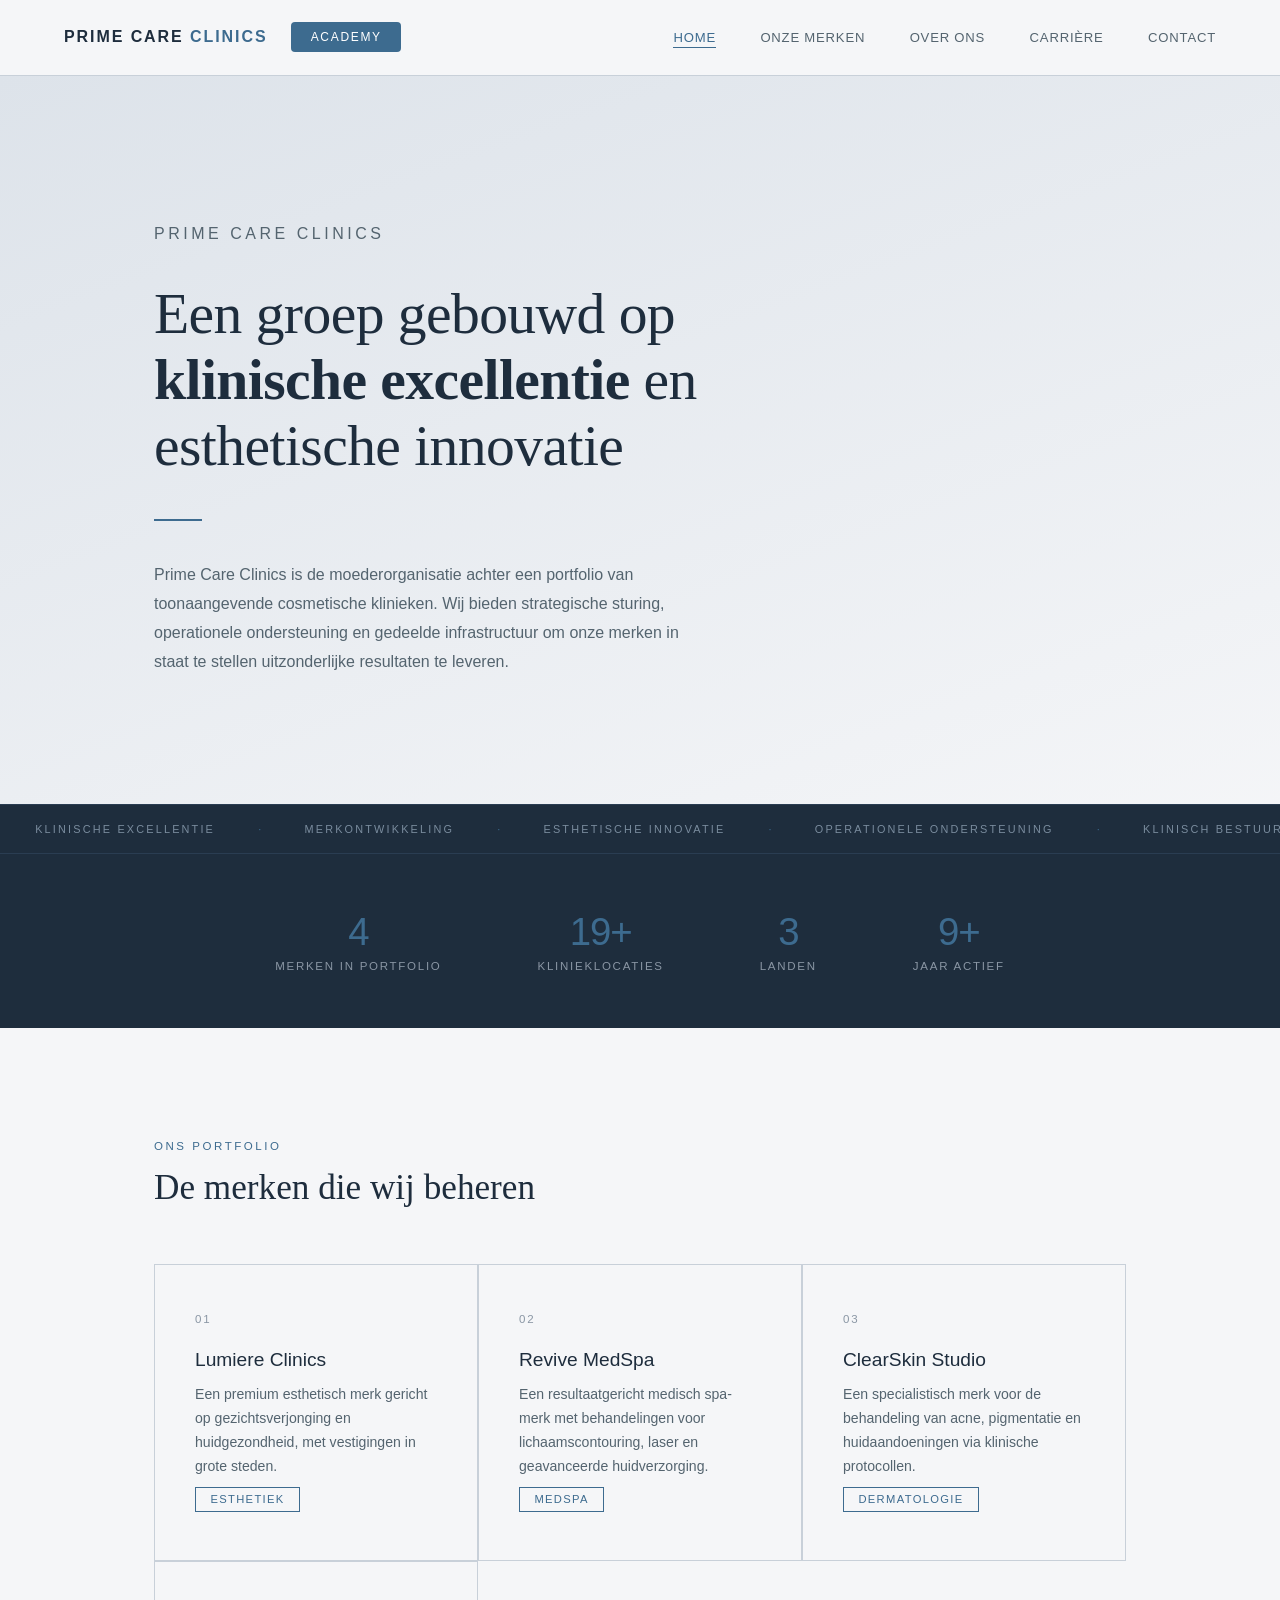
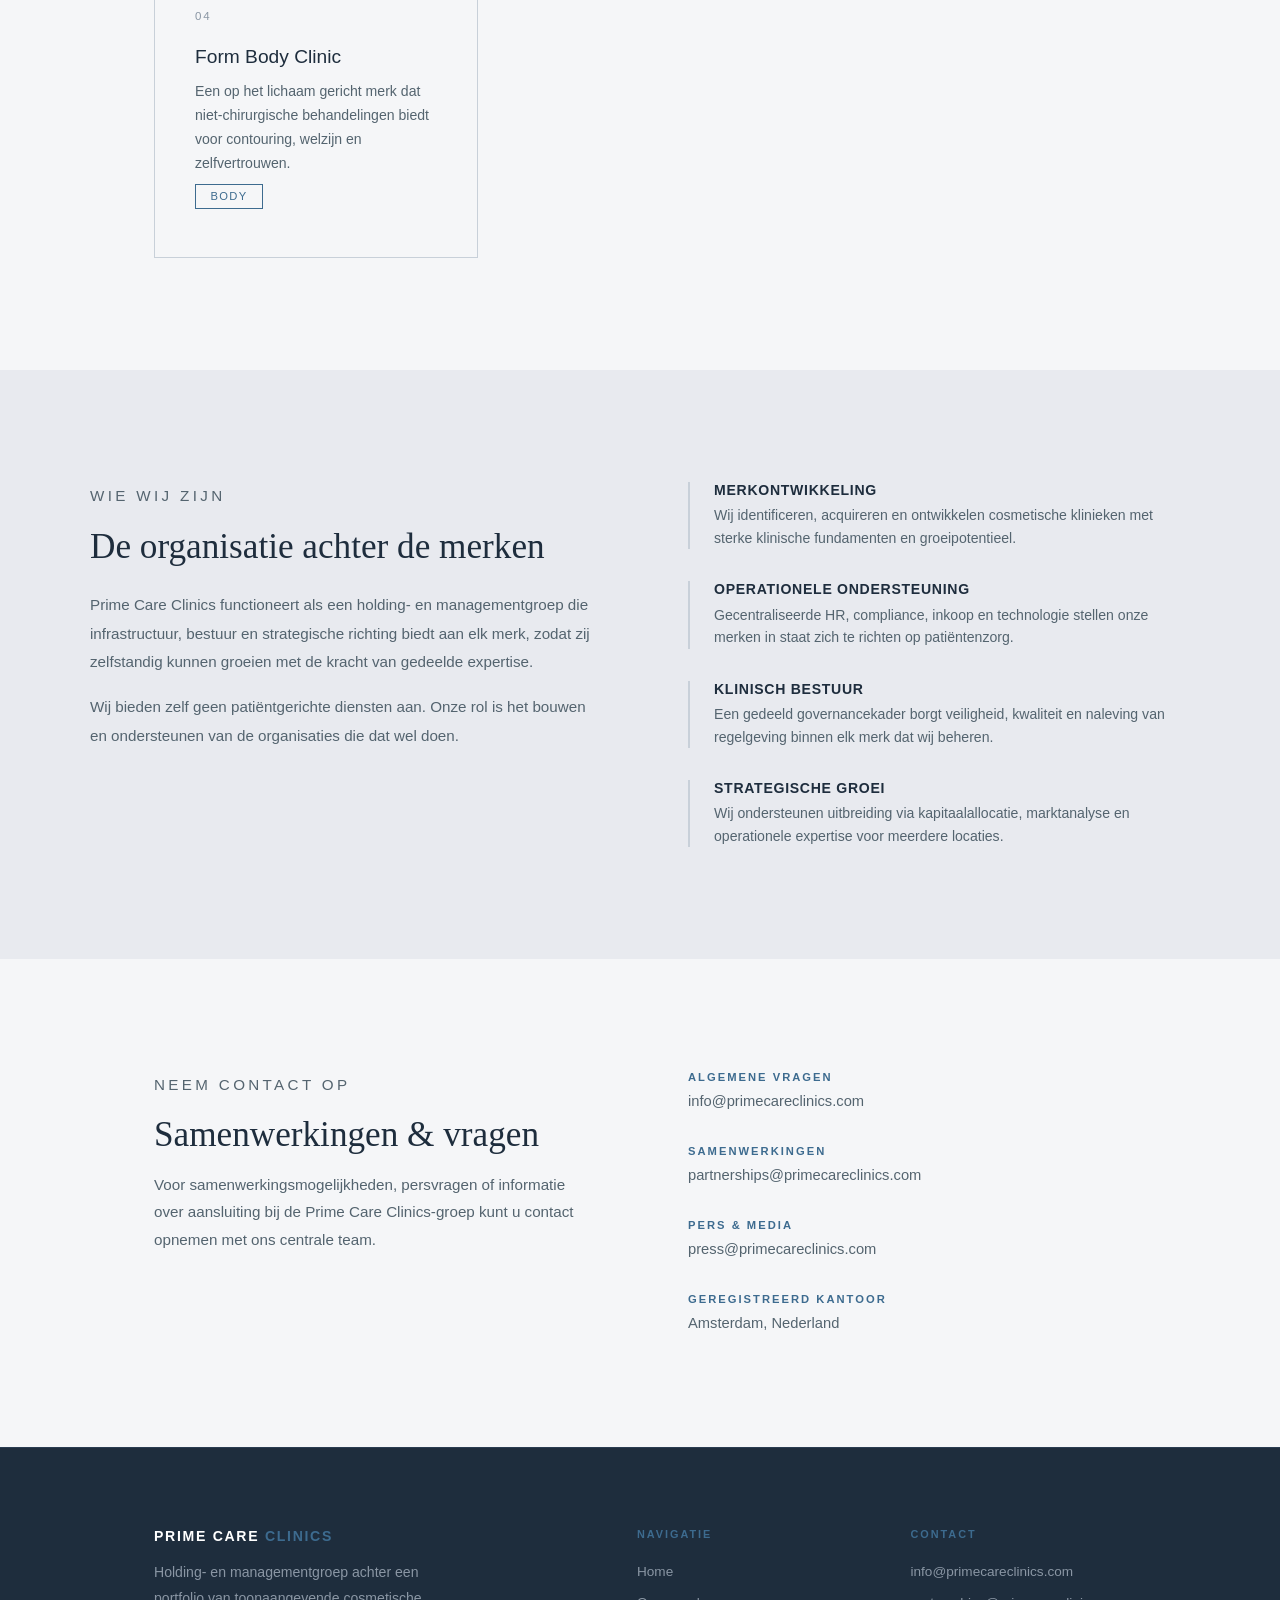
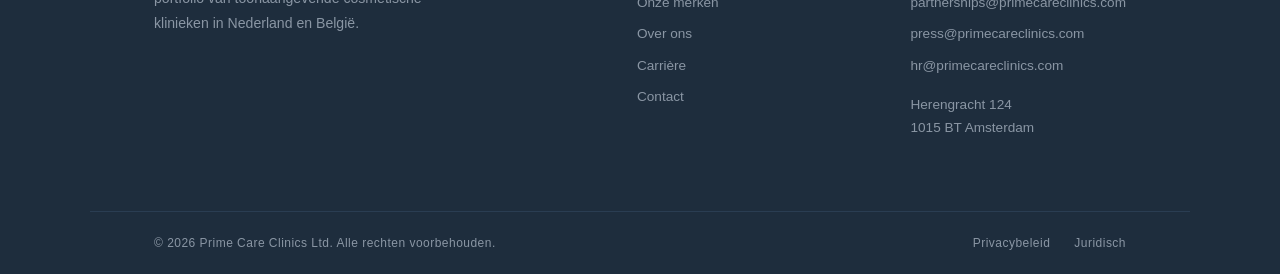
<file: index.html>
<!DOCTYPE html>
<html lang="nl">
<head>
  <meta charset="UTF-8" />
  <meta name="viewport" content="width=device-width, initial-scale=1.0" />
  <title>Prime Care Clinics</title>
  <link rel="stylesheet" href="prime.css?v=4" />
  <style>
    /* Page-specific: hero */
    .hero {
      background: linear-gradient(160deg, #dde3ea 0%, #f5f6f8 52%);
      background-size: 200% 200%;
      animation: hero-gradient-shift 12s ease-in-out infinite;
    }

    @keyframes hero-gradient-shift {
      0%   { background-position: 0% 50%; }
      50%  { background-position: 100% 50%; }
      100% { background-position: 0% 50%; }
    }

    .hero-inner {
      padding: 9rem clamp(1.5rem, 5vw, 5rem) 8rem;
      max-width: 1100px;
      margin: 0 auto;
    }

    .hero-tag {
      font-size: 0.72rem;
      letter-spacing: 0.22em;
      text-transform: uppercase;
      color: var(--clr-gold);
      margin-bottom: 2rem;
    }

    .hero h1 {
      font-size: 3.6rem;
      font-family: 'Georgia', serif;
      font-weight: 400;
      line-height: 1.15;
      max-width: 720px;
      margin-bottom: 2rem;
      color: var(--clr-text);
      letter-spacing: -0.01em;
    }

    .hero h1 strong { font-weight: 600; }

    .hero p {
      font-size: 1rem;
      color: var(--clr-muted);
      max-width: 540px;
      line-height: 1.8;
    }

    /* Brands section */
    .brands {
      padding: 7rem clamp(1.5rem, 5vw, 5rem);
      max-width: 1100px;
      margin: 0 auto;
    }

    .brands h2 {
      font-size: 2.2rem;
      font-family: 'Georgia', serif;
      font-weight: 400;
      margin-bottom: 3.5rem;
      color: var(--clr-text);
    }

    /* Mission */
    .mission {
      background-color: var(--clr-bg-warm);
      padding: 7rem clamp(1.5rem, 5vw, 5rem);
    }

    .mission-inner {
      max-width: 1100px;
      margin: 0 auto;
      display: flex;
      gap: 6rem;
      align-items: flex-start;
      flex-wrap: wrap;
    }

    .mission-text {
      flex: 1;
      min-width: 300px;
    }

    .mission-text h2 {
      font-size: 2.2rem;
      font-family: 'Georgia', serif;
      font-weight: 400;
      margin-bottom: 1.5rem;
      color: var(--clr-text);
    }

    .mission-text p {
      font-size: 0.95rem;
      color: var(--clr-muted);
      line-height: 1.9;
      margin-bottom: 1rem;
    }

    .mission-pillars {
      flex: 1;
      min-width: 280px;
      display: flex;
      flex-direction: column;
      gap: 2rem;
    }

    /* Contact */
    .contact {
      padding: 7rem clamp(1.5rem, 5vw, 5rem);
      max-width: 1100px;
      margin: 0 auto;
      display: flex;
      gap: 6rem;
      align-items: flex-start;
      flex-wrap: wrap;
    }

    .contact-text {
      flex: 1;
      min-width: 280px;
    }

    .contact-text h2 {
      font-size: 2.2rem;
      font-family: 'Georgia', serif;
      font-weight: 400;
      margin-bottom: 1rem;
      color: var(--clr-text);
    }

    .contact-text p {
      font-size: 0.95rem;
      color: var(--clr-muted);
      line-height: 1.8;
    }

    .contact-details {
      flex: 1;
      min-width: 280px;
      display: flex;
      flex-direction: column;
      gap: 2rem;
    }

    .contact-item h4 {
      font-size: 0.7rem;
      letter-spacing: 0.18em;
      text-transform: uppercase;
      color: var(--clr-gold);
      margin-bottom: 0.4rem;
    }

    .contact-item p,
    .contact-item a {
      font-size: 0.92rem;
      color: var(--clr-muted);
      text-decoration: none;
      line-height: 1.6;
      transition: color var(--dur-fast) var(--ease-out);
    }

    .contact-item a:hover { color: var(--clr-text); }

    @media (max-width: 768px) {
      .hero-inner { padding: 5rem 1.5rem 4rem; }
      .hero h1 { font-size: 2.4rem; }
      .brands, .contact { padding: 5rem 1.5rem; }
      .mission { padding: 5rem 1.5rem; }
      .mission-inner { flex-direction: column; gap: 3rem; }
    }
  </style>
</head>
<body>

  <nav>
    <div class="nav-left">
      <a href="index.html" class="logo">Prime Care <span>Clinics</span></a>
      <a href="#" class="nav-academy" target="_blank" rel="noopener">Academy</a>
    </div>
    <div class="nav-links">
      <a href="index.html" class="active">Home</a>
      <a href="merken.html">Onze merken</a>
      <a href="over-ons.html">Over ons</a>
      <a href="carriere.html">Carrière</a>
      <a href="contact.html">Contact</a>
    </div>
  </nav>

  <section class="hero">
    <div class="hero-inner">
      <p class="hero-tag reveal">Prime Care Clinics</p>
      <h1 class="reveal-clip reveal-delay-1">Een groep gebouwd op <strong>klinische excellentie</strong> en esthetische innovatie</h1>
      <div class="hero-divider"></div>
      <p class="reveal reveal-delay-2">Prime Care Clinics is de moederorganisatie achter een portfolio van toonaangevende cosmetische klinieken. Wij bieden strategische sturing, operationele ondersteuning en gedeelde infrastructuur om onze merken in staat te stellen uitzonderlijke resultaten te leveren.</p>
    </div>
  </section>

  <div class="marquee-strip" aria-hidden="true">
    <div class="marquee-track">
      <span>Klinische excellentie</span><span class="marquee-sep">·</span>
      <span>Merkontwikkeling</span><span class="marquee-sep">·</span>
      <span>Esthetische innovatie</span><span class="marquee-sep">·</span>
      <span>Operationele ondersteuning</span><span class="marquee-sep">·</span>
      <span>Klinisch bestuur</span><span class="marquee-sep">·</span>
      <span>Strategische groei</span><span class="marquee-sep">·</span>
      <span>4 merken</span><span class="marquee-sep">·</span>
      <span>3 landen</span><span class="marquee-sep">·</span>
      <span>20+ locaties</span><span class="marquee-sep">·</span>
      <span>Klinische excellentie</span><span class="marquee-sep">·</span>
      <span>Merkontwikkeling</span><span class="marquee-sep">·</span>
      <span>Esthetische innovatie</span><span class="marquee-sep">·</span>
      <span>Operationele ondersteuning</span><span class="marquee-sep">·</span>
      <span>Klinisch bestuur</span><span class="marquee-sep">·</span>
      <span>Strategische groei</span><span class="marquee-sep">·</span>
      <span>4 merken</span><span class="marquee-sep">·</span>
      <span>3 landen</span><span class="marquee-sep">·</span>
      <span>20+ locaties</span><span class="marquee-sep">·</span>
    </div>
  </div>

  <div class="stats-bar">
    <div class="stat reveal">
      <h3><span data-count="4" data-suffix="">4</span></h3>
      <p>Merken in portfolio</p>
    </div>
    <div class="stat reveal reveal-delay-1">
      <h3><span data-count="20" data-suffix="+">20+</span></h3>
      <p>Klinieklocaties</p>
    </div>
    <div class="stat reveal reveal-delay-2">
      <h3><span data-count="3" data-suffix="">3</span></h3>
      <p>Landen</p>
    </div>
    <div class="stat reveal reveal-delay-3">
      <h3><span data-count="10" data-suffix="+">10+</span></h3>
      <p>Jaar actief</p>
    </div>
  </div>

  <section class="brands" id="brands">
    <p class="section-label reveal">Ons portfolio</p>
    <h2 class="reveal reveal-delay-1">De merken die wij beheren</h2>
    <div class="brand-grid">
      <div class="brand-card reveal">
        <div class="brand-card-number">01</div>
        <h3>Lumiere Clinics</h3>
        <p>Een premium esthetisch merk gericht op gezichtsverjonging en huidgezondheid, met vestigingen in grote steden.</p>
        <div class="brand-tag">Esthetiek</div>
      </div>
      <div class="brand-card reveal reveal-delay-1">
        <div class="brand-card-number">02</div>
        <h3>Revive MedSpa</h3>
        <p>Een resultaatgericht medisch spa-merk met behandelingen voor lichaamscontouring, laser en geavanceerde huidverzorging.</p>
        <div class="brand-tag">MedSpa</div>
      </div>
      <div class="brand-card reveal reveal-delay-2">
        <div class="brand-card-number">03</div>
        <h3>ClearSkin Studio</h3>
        <p>Een specialistisch merk voor de behandeling van acne, pigmentatie en huidaandoeningen via klinische protocollen.</p>
        <div class="brand-tag">Dermatologie</div>
      </div>
      <div class="brand-card reveal reveal-delay-3">
        <div class="brand-card-number">04</div>
        <h3>Form Body Clinic</h3>
        <p>Een op het lichaam gericht merk dat niet-chirurgische behandelingen biedt voor contouring, welzijn en zelfvertrouwen.</p>
        <div class="brand-tag">Body</div>
      </div>
    </div>
  </section>

  <section class="mission" id="mission">
    <div class="mission-inner">
      <div class="mission-text reveal">
        <p class="section-label">Wie wij zijn</p>
        <h2>De organisatie achter de merken</h2>
        <p>Prime Care Clinics functioneert als een holding- en managementgroep die infrastructuur, bestuur en strategische richting biedt aan elk merk, zodat zij zelfstandig kunnen groeien met de kracht van gedeelde expertise.</p>
        <p>Wij bieden zelf geen patiëntgerichte diensten aan. Onze rol is het bouwen en ondersteunen van de organisaties die dat wel doen.</p>
      </div>
      <div class="mission-pillars reveal reveal-delay-2">
        <div class="pillar">
          <h4>Merkontwikkeling</h4>
          <p>Wij identificeren, acquireren en ontwikkelen cosmetische klinieken met sterke klinische fundamenten en groeipotentieel.</p>
        </div>
        <div class="pillar">
          <h4>Operationele ondersteuning</h4>
          <p>Gecentraliseerde HR, compliance, inkoop en technologie stellen onze merken in staat zich te richten op patiëntenzorg.</p>
        </div>
        <div class="pillar">
          <h4>Klinisch bestuur</h4>
          <p>Een gedeeld governancekader borgt veiligheid, kwaliteit en naleving van regelgeving binnen elk merk dat wij beheren.</p>
        </div>
        <div class="pillar">
          <h4>Strategische groei</h4>
          <p>Wij ondersteunen uitbreiding via kapitaalallocatie, marktanalyse en operationele expertise voor meerdere locaties.</p>
        </div>
      </div>
    </div>
  </section>

  <section class="contact" id="contact">
    <div class="contact-text reveal">
      <p class="section-label">Neem contact op</p>
      <h2>Samenwerkingen &amp; vragen</h2>
      <p>Voor samenwerkingsmogelijkheden, persvragen of informatie over aansluiting bij de Prime Care Clinics-groep kunt u contact opnemen met ons centrale team.</p>
    </div>
    <div class="contact-details reveal reveal-delay-2">
      <div class="contact-item">
        <h4>Algemene vragen</h4>
        <a href="mailto:info@primecareclinics.com">info@primecareclinics.com</a>
      </div>
      <div class="contact-item">
        <h4>Samenwerkingen</h4>
        <a href="mailto:partnerships@primecareclinics.com">partnerships@primecareclinics.com</a>
      </div>
      <div class="contact-item">
        <h4>Pers &amp; Media</h4>
        <a href="mailto:press@primecareclinics.com">press@primecareclinics.com</a>
      </div>
      <div class="contact-item">
        <h4>Geregistreerd kantoor</h4>
        <p>Amsterdam, Nederland</p>
      </div>
    </div>
  </section>

  <footer>
    <div class="footer-main">
      <div class="footer-brand">
        <div class="footer-logo">Prime Care <span>Clinics</span></div>
        <p>Holding- en managementgroep achter een portfolio van toonaangevende cosmetische klinieken in Nederland en België.</p>
      </div>
      <div class="footer-col">
        <h4>Navigatie</h4>
        <a href="index.html">Home</a>
        <a href="merken.html">Onze merken</a>
        <a href="over-ons.html">Over ons</a>
        <a href="carriere.html">Carrière</a>
        <a href="contact.html">Contact</a>
      </div>
      <div class="footer-col">
        <h4>Contact</h4>
        <a href="mailto:info@primecareclinics.com">info@primecareclinics.com</a>
        <a href="mailto:partnerships@primecareclinics.com">partnerships@primecareclinics.com</a>
        <a href="mailto:press@primecareclinics.com">press@primecareclinics.com</a>
        <a href="mailto:hr@primecareclinics.com">hr@primecareclinics.com</a>
        <p style="margin-top:1rem;">Herengracht 124<br />1015 BT Amsterdam</p>
      </div>
    </div>
    <div class="footer-bottom">
      <span>&copy; 2026 Prime Care Clinics Ltd. Alle rechten voorbehouden.</span>
      <div class="footer-bottom-links">
        <a href="#">Privacybeleid</a>
        <a href="#">Juridisch</a>
      </div>
    </div>
  </footer>

  <script src="prime.js"></script>
</body>
</html>
</file>
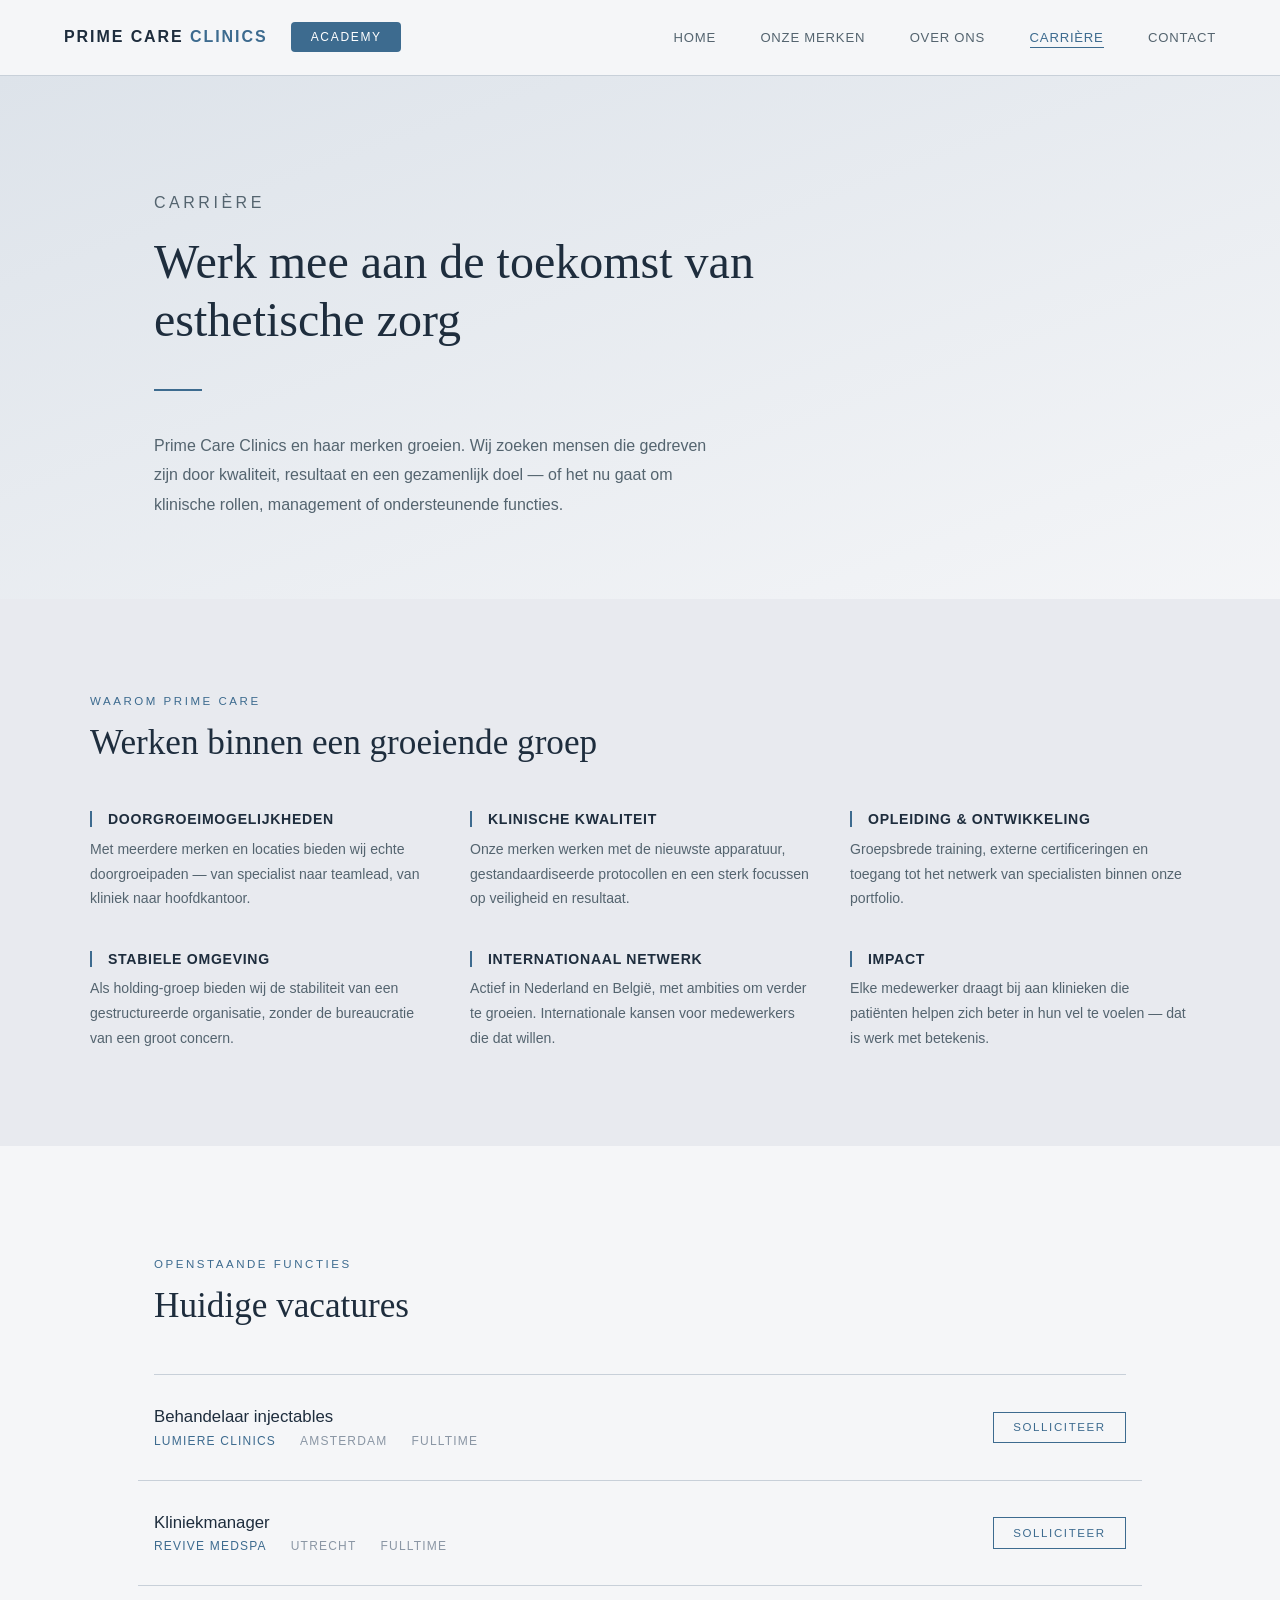
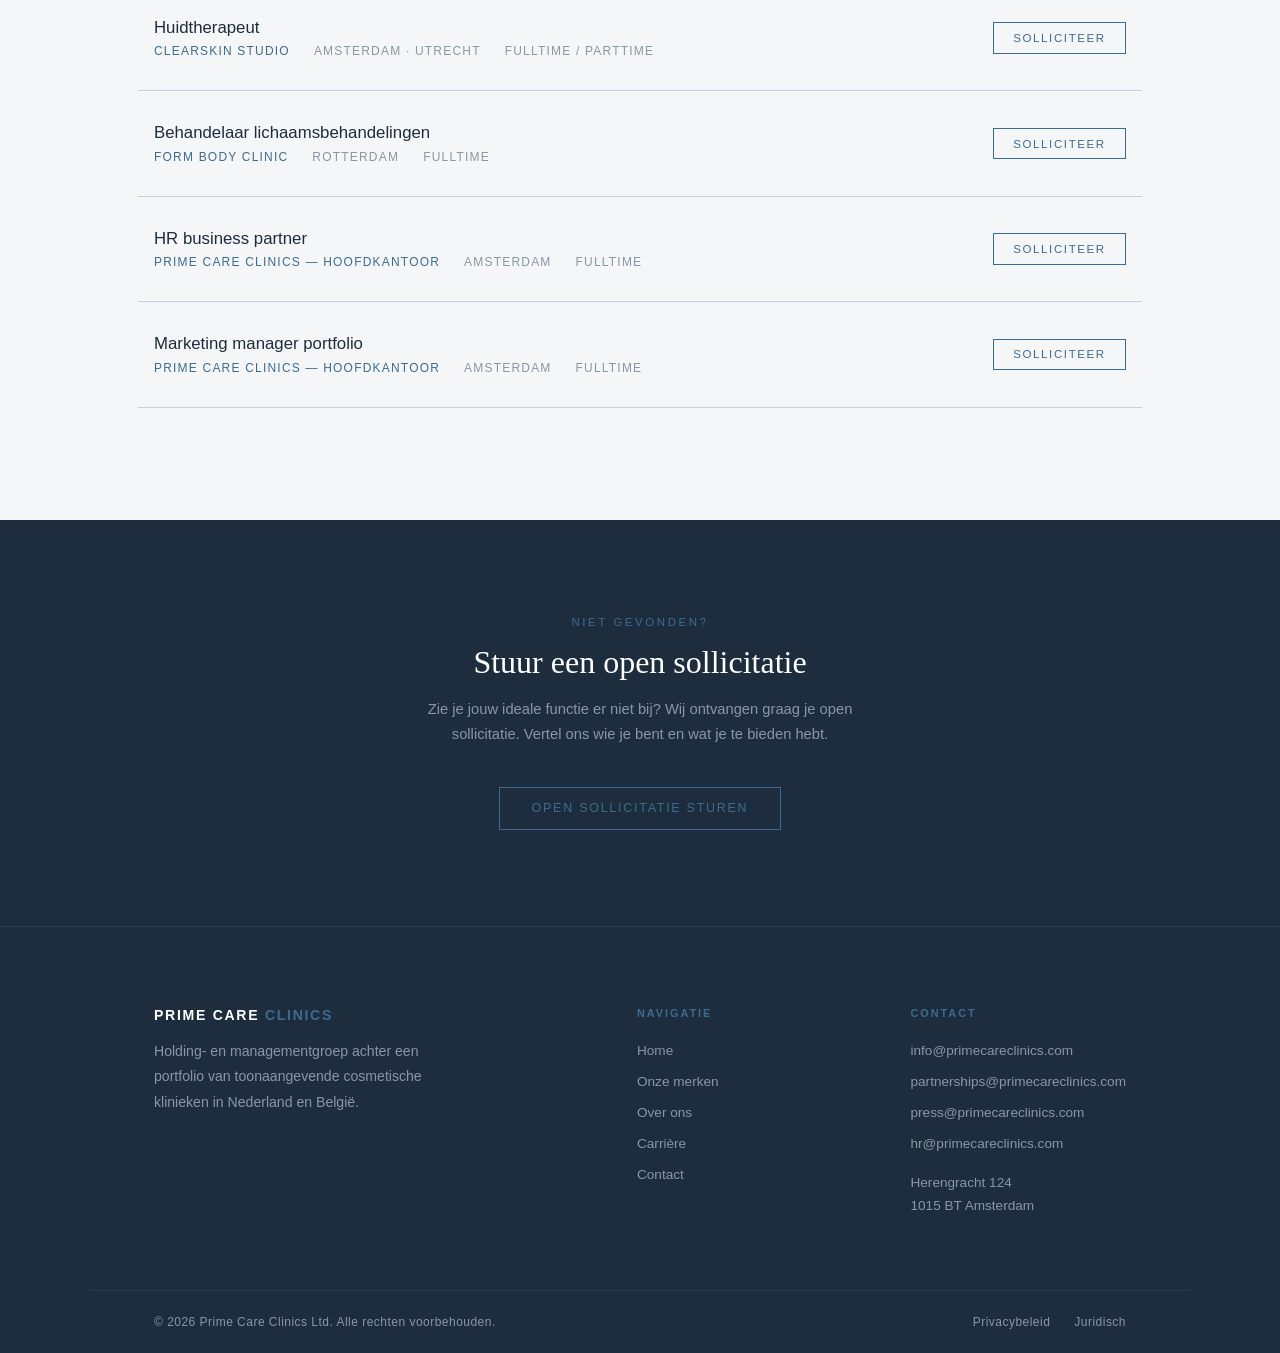
<file: carriere.html>
<!DOCTYPE html>
<html lang="nl">
<head>
  <meta charset="UTF-8" />
  <meta name="viewport" content="width=device-width, initial-scale=1.0" />
  <title>Carrière — Prime Care Clinics</title>
  <link rel="stylesheet" href="prime.css?v=4" />
  <style>
    /* Page-specific */
    .why {
      background-color: var(--clr-bg-warm);
      padding: 6rem clamp(1.5rem, 5vw, 5rem);
    }

    .why-inner {
      max-width: 1100px;
      margin: 0 auto;
    }

    .why-inner h2 {
      font-size: 2.2rem;
      font-family: 'Georgia', serif;
      font-weight: 400;
      color: var(--clr-text);
      margin-bottom: 3rem;
    }

    .why-grid {
      display: grid;
      grid-template-columns: repeat(3, 1fr);
      gap: 2.5rem;
    }

    .why-item h4 {
      font-size: 0.88rem;
      font-weight: 600;
      letter-spacing: 0.05em;
      text-transform: uppercase;
      color: var(--clr-text);
      margin-bottom: 0.6rem;
      border-left: 2px solid var(--clr-gold);
      padding-left: 1rem;
    }

    .why-item p {
      font-size: 0.88rem;
      color: var(--clr-muted);
      line-height: 1.75;
    }

    .vacatures {
      padding: 7rem clamp(1.5rem, 5vw, 5rem);
      max-width: 1100px;
      margin: 0 auto;
    }

    .vacatures h2 {
      font-size: 2.2rem;
      font-family: 'Georgia', serif;
      font-weight: 400;
      color: var(--clr-text);
      margin-bottom: 3rem;
    }

    .vacature-list {
      border-top: 1px solid var(--clr-border);
    }

    .vacature-info h3 {
      font-size: 1.05rem;
      font-weight: 500;
      color: var(--clr-text);
      margin-bottom: 0.4rem;
    }

    .vacature-meta {
      display: flex;
      gap: 1.5rem;
      flex-wrap: wrap;
    }

    .vacature-meta span {
      font-size: 0.75rem;
      letter-spacing: 0.1em;
      text-transform: uppercase;
      color: var(--clr-faint);
    }

    .vacature-meta .brand {
      color: var(--clr-gold);
    }

    .open-sollicitatie {
      background-color: var(--clr-dark);
      padding: 6rem clamp(1.5rem, 5vw, 5rem);
      text-align: center;
    }

    .open-sollicitatie h2 {
      font-size: 2rem;
      font-family: 'Georgia', serif;
      font-weight: 400;
      color: #fff;
      margin-bottom: 1rem;
    }

    .open-sollicitatie p.sub {
      font-size: 0.92rem;
      color: var(--clr-faint);
      max-width: 480px;
      margin: 0 auto 2.5rem;
      line-height: 1.7;
    }

    @media (max-width: 768px) {
      .why { padding: 4rem 1.5rem; }
      .why-grid { grid-template-columns: 1fr; gap: 2rem; }
      .vacatures { padding: 4rem 1.5rem; }
      .open-sollicitatie { padding: 4rem 1.5rem; }
    }
  </style>
</head>
<body>

  <nav>
    <div class="nav-left">
      <a href="index.html" class="logo">Prime Care <span>Clinics</span></a>
      <a href="#" class="nav-academy" target="_blank" rel="noopener">Academy</a>
    </div>
    <div class="nav-links">
      <a href="index.html">Home</a>
      <a href="merken.html">Onze merken</a>
      <a href="over-ons.html">Over ons</a>
      <a href="carriere.html" class="active">Carrière</a>
      <a href="contact.html">Contact</a>
    </div>
  </nav>

  <div class="page-hero">
    <div class="page-header">
      <p class="section-label reveal">Carrière</p>
      <h1 class="reveal-clip reveal-delay-1">Werk mee aan de toekomst van esthetische zorg</h1>
      <div class="hero-divider"></div>
      <p class="reveal reveal-delay-2">Prime Care Clinics en haar merken groeien. Wij zoeken mensen die gedreven zijn door kwaliteit, resultaat en een gezamenlijk doel — of het nu gaat om klinische rollen, management of ondersteunende functies.</p>
    </div>
  </div>

  <section class="why">
    <div class="why-inner">
      <p class="section-label reveal">Waarom Prime Care</p>
      <h2 class="reveal reveal-delay-1">Werken binnen een groeiende groep</h2>
      <div class="why-grid">
        <div class="why-item reveal">
          <h4>Doorgroeimogelijkheden</h4>
          <p>Met meerdere merken en locaties bieden wij echte doorgroeipaden — van specialist naar teamlead, van kliniek naar hoofdkantoor.</p>
        </div>
        <div class="why-item reveal reveal-delay-1">
          <h4>Klinische kwaliteit</h4>
          <p>Onze merken werken met de nieuwste apparatuur, gestandaardiseerde protocollen en een sterk focussen op veiligheid en resultaat.</p>
        </div>
        <div class="why-item reveal reveal-delay-2">
          <h4>Opleiding &amp; Ontwikkeling</h4>
          <p>Groepsbrede training, externe certificeringen en toegang tot het netwerk van specialisten binnen onze portfolio.</p>
        </div>
        <div class="why-item reveal reveal-delay-3">
          <h4>Stabiele omgeving</h4>
          <p>Als holding-groep bieden wij de stabiliteit van een gestructureerde organisatie, zonder de bureaucratie van een groot concern.</p>
        </div>
        <div class="why-item reveal reveal-delay-4">
          <h4>Internationaal netwerk</h4>
          <p>Actief in Nederland en België, met ambities om verder te groeien. Internationale kansen voor medewerkers die dat willen.</p>
        </div>
        <div class="why-item reveal reveal-delay-5">
          <h4>Impact</h4>
          <p>Elke medewerker draagt bij aan klinieken die patiënten helpen zich beter in hun vel te voelen — dat is werk met betekenis.</p>
        </div>
      </div>
    </div>
  </section>

  <section class="vacatures">
    <p class="section-label reveal">Openstaande functies</p>
    <h2 class="reveal reveal-delay-1">Huidige vacatures</h2>
    <div class="vacature-list">

      <div class="vacature-item reveal">
        <div class="vacature-info">
          <h3>Behandelaar injectables</h3>
          <div class="vacature-meta">
            <span class="brand">Lumiere Clinics</span>
            <span>Amsterdam</span>
            <span>Fulltime</span>
          </div>
        </div>
        <a href="contact.html" class="vacature-apply">Solliciteer</a>
      </div>

      <div class="vacature-item reveal reveal-delay-1">
        <div class="vacature-info">
          <h3>Kliniekmanager</h3>
          <div class="vacature-meta">
            <span class="brand">Revive MedSpa</span>
            <span>Utrecht</span>
            <span>Fulltime</span>
          </div>
        </div>
        <a href="contact.html" class="vacature-apply">Solliciteer</a>
      </div>

      <div class="vacature-item reveal reveal-delay-2">
        <div class="vacature-info">
          <h3>Huidtherapeut</h3>
          <div class="vacature-meta">
            <span class="brand">ClearSkin Studio</span>
            <span>Amsterdam · Utrecht</span>
            <span>Fulltime / Parttime</span>
          </div>
        </div>
        <a href="contact.html" class="vacature-apply">Solliciteer</a>
      </div>

      <div class="vacature-item reveal reveal-delay-3">
        <div class="vacature-info">
          <h3>Behandelaar lichaamsbehandelingen</h3>
          <div class="vacature-meta">
            <span class="brand">Form Body Clinic</span>
            <span>Rotterdam</span>
            <span>Fulltime</span>
          </div>
        </div>
        <a href="contact.html" class="vacature-apply">Solliciteer</a>
      </div>

      <div class="vacature-item reveal reveal-delay-4">
        <div class="vacature-info">
          <h3>HR business partner</h3>
          <div class="vacature-meta">
            <span class="brand">Prime Care Clinics — Hoofdkantoor</span>
            <span>Amsterdam</span>
            <span>Fulltime</span>
          </div>
        </div>
        <a href="contact.html" class="vacature-apply">Solliciteer</a>
      </div>

      <div class="vacature-item reveal reveal-delay-5">
        <div class="vacature-info">
          <h3>Marketing manager portfolio</h3>
          <div class="vacature-meta">
            <span class="brand">Prime Care Clinics — Hoofdkantoor</span>
            <span>Amsterdam</span>
            <span>Fulltime</span>
          </div>
        </div>
        <a href="contact.html" class="vacature-apply">Solliciteer</a>
      </div>

    </div>
  </section>

  <div class="open-sollicitatie reveal">
    <p class="section-label">Niet gevonden?</p>
    <h2>Stuur een open sollicitatie</h2>
    <p class="sub">Zie je jouw ideale functie er niet bij? Wij ontvangen graag je open sollicitatie. Vertel ons wie je bent en wat je te bieden hebt.</p>
    <a href="contact.html">Open sollicitatie sturen</a>
  </div>

  <footer>
    <div class="footer-main">
      <div class="footer-brand">
        <div class="footer-logo">Prime Care <span>Clinics</span></div>
        <p>Holding- en managementgroep achter een portfolio van toonaangevende cosmetische klinieken in Nederland en België.</p>
      </div>
      <div class="footer-col">
        <h4>Navigatie</h4>
        <a href="index.html">Home</a>
        <a href="merken.html">Onze merken</a>
        <a href="over-ons.html">Over ons</a>
        <a href="carriere.html">Carrière</a>
        <a href="contact.html">Contact</a>
      </div>
      <div class="footer-col">
        <h4>Contact</h4>
        <a href="mailto:info@primecareclinics.com">info@primecareclinics.com</a>
        <a href="mailto:partnerships@primecareclinics.com">partnerships@primecareclinics.com</a>
        <a href="mailto:press@primecareclinics.com">press@primecareclinics.com</a>
        <a href="mailto:hr@primecareclinics.com">hr@primecareclinics.com</a>
        <p style="margin-top:1rem;">Herengracht 124<br />1015 BT Amsterdam</p>
      </div>
    </div>
    <div class="footer-bottom">
      <span>&copy; 2026 Prime Care Clinics Ltd. Alle rechten voorbehouden.</span>
      <div class="footer-bottom-links">
        <a href="#">Privacybeleid</a>
        <a href="#">Juridisch</a>
      </div>
    </div>
  </footer>

  <script src="prime.js"></script>
</body>
</html>
</file>
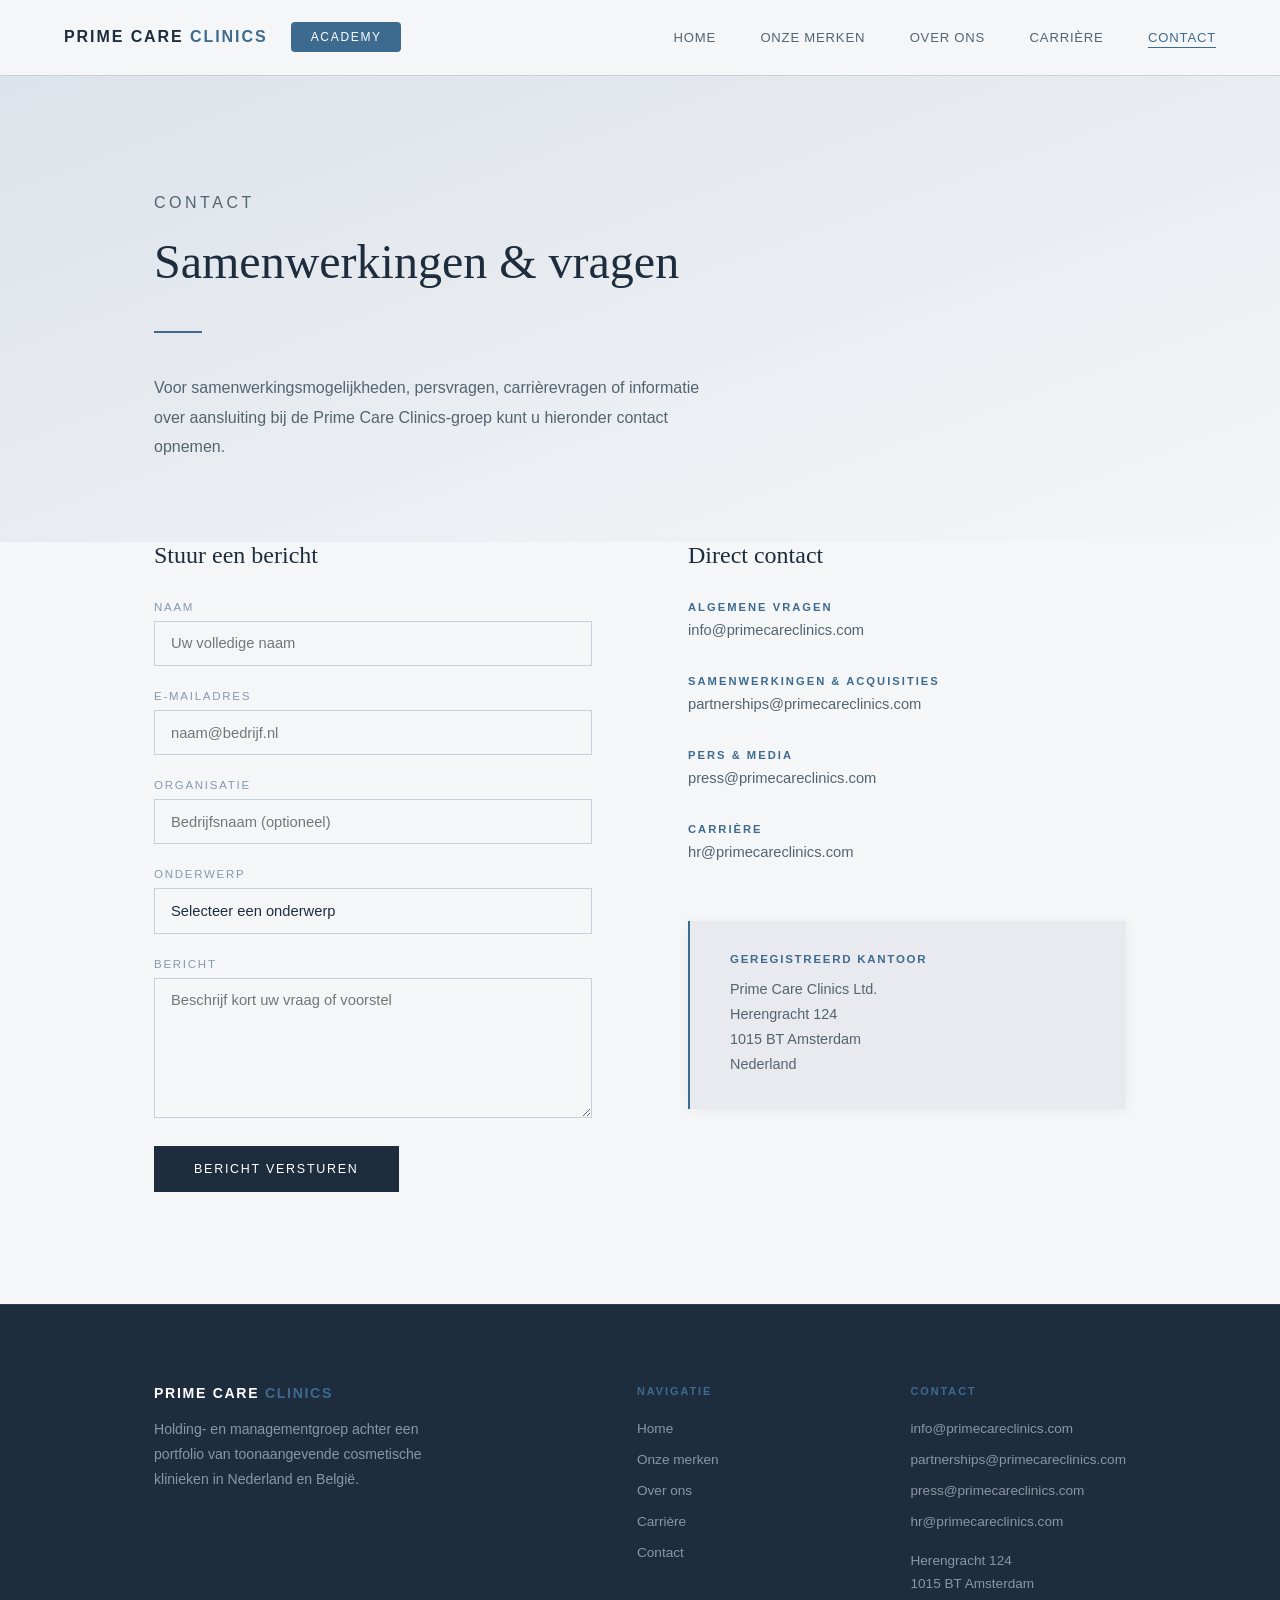
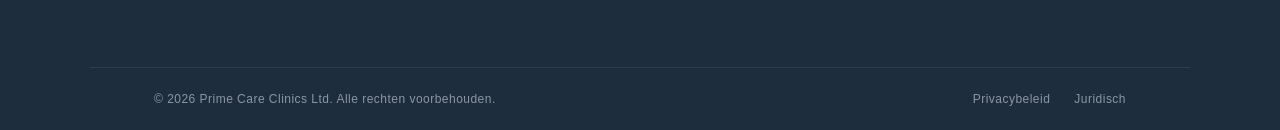
<file: contact.html>
<!DOCTYPE html>
<html lang="nl">
<head>
  <meta charset="UTF-8" />
  <meta name="viewport" content="width=device-width, initial-scale=1.0" />
  <title>Contact — Prime Care Clinics</title>
  <link rel="stylesheet" href="prime.css?v=4" />
  <style>
    /* Page-specific */
    .contact-grid {
      padding: 0 clamp(1.5rem, 5vw, 5rem) 7rem;
      max-width: 1100px;
      margin: 0 auto;
      display: grid;
      grid-template-columns: 1fr 1fr;
      gap: 6rem;
      align-items: start;
    }

    .contact-form h2,
    .contact-details h2 {
      font-size: 1.5rem;
      font-family: 'Georgia', serif;
      font-weight: 400;
      color: var(--clr-text);
      margin-bottom: 2rem;
    }

    .form-group {
      margin-bottom: 1.5rem;
    }

    .form-group label {
      display: block;
      font-size: 0.72rem;
      letter-spacing: 0.15em;
      text-transform: uppercase;
      color: #8699af;
      margin-bottom: 0.5rem;
    }

    .form-group input,
    .form-group select,
    .form-group textarea {
      width: 100%;
      padding: 0.85rem 1rem;
      font-size: 0.92rem;
      color: var(--clr-text);
      background-color: var(--clr-bg);
      border: 1px solid var(--clr-border);
      font-family: inherit;
      outline: none;
      appearance: none;
      transition: border-color var(--dur-base) var(--ease-out),
                  box-shadow var(--dur-base) var(--ease-out);
    }

    .form-group input:focus,
    .form-group select:focus,
    .form-group textarea:focus {
      border-color: var(--clr-gold);
      box-shadow: 0 0 0 3px rgba(61, 107, 143, 0.15);
    }

    .form-group textarea {
      height: 140px;
      resize: vertical;
    }

    .form-submit {
      display: inline-block;
      font-size: 0.78rem;
      letter-spacing: 0.14em;
      text-transform: uppercase;
      color: #fff;
      background-color: var(--clr-dark);
      border: none;
      padding: 1rem 2.5rem;
      cursor: pointer;
      font-family: inherit;
      transition: background-color var(--dur-base) var(--ease-out);
    }

    .form-submit:hover {
      background-color: var(--clr-gold);
    }

    .contact-channels {
      display: flex;
      flex-direction: column;
      gap: 2rem;
      margin-bottom: 3.5rem;
    }

    .channel-item h4 {
      font-size: 0.7rem;
      letter-spacing: 0.18em;
      text-transform: uppercase;
      color: var(--clr-gold);
      margin-bottom: 0.4rem;
    }

    .channel-item p,
    .channel-item a {
      font-size: 0.92rem;
      color: var(--clr-muted);
      text-decoration: none;
      line-height: 1.6;
      transition: color var(--dur-fast) var(--ease-out);
    }

    .channel-item a:hover { color: var(--clr-text); }

    .office-card {
      background-color: var(--clr-bg-warm);
      padding: 2rem 2.5rem;
      border-left: 2px solid var(--clr-gold);
      box-shadow: 0 2px 12px rgba(30, 45, 61, 0.06);
    }

    .office-card h4 {
      font-size: 0.72rem;
      letter-spacing: 0.15em;
      text-transform: uppercase;
      color: var(--clr-gold);
      margin-bottom: 0.75rem;
    }

    .office-card p {
      font-size: 0.9rem;
      color: var(--clr-muted);
      line-height: 1.75;
    }

    @media (max-width: 768px) {
      .contact-grid { grid-template-columns: 1fr; gap: 3rem; padding: 0 1.5rem 4rem; }
    }
  </style>
</head>
<body>

  <nav>
    <div class="nav-left">
      <a href="index.html" class="logo">Prime Care <span>Clinics</span></a>
      <a href="#" class="nav-academy" target="_blank" rel="noopener">Academy</a>
    </div>
    <div class="nav-links">
      <a href="index.html">Home</a>
      <a href="merken.html">Onze merken</a>
      <a href="over-ons.html">Over ons</a>
      <a href="carriere.html">Carrière</a>
      <a href="contact.html" class="active">Contact</a>
    </div>
  </nav>

  <div class="page-hero">
    <div class="page-header">
      <p class="section-label reveal">Contact</p>
      <h1 class="reveal-clip reveal-delay-1">Samenwerkingen &amp; vragen</h1>
      <div class="hero-divider"></div>
      <p class="reveal reveal-delay-2">Voor samenwerkingsmogelijkheden, persvragen, carrièrevragen of informatie over aansluiting bij de Prime Care Clinics-groep kunt u hieronder contact opnemen.</p>
    </div>
  </div>

  <div class="contact-grid">

    <div class="contact-form reveal">
      <h2>Stuur een bericht</h2>
      <form action="mailto:info@primecareclinics.com" method="get" enctype="text/plain">
        <div class="form-group">
          <label for="naam">Naam</label>
          <input type="text" id="naam" name="naam" placeholder="Uw volledige naam" />
        </div>
        <div class="form-group">
          <label for="email">E-mailadres</label>
          <input type="email" id="email" name="email" placeholder="naam@bedrijf.nl" />
        </div>
        <div class="form-group">
          <label for="organisatie">Organisatie</label>
          <input type="text" id="organisatie" name="organisatie" placeholder="Bedrijfsnaam (optioneel)" />
        </div>
        <div class="form-group">
          <label for="onderwerp">Onderwerp</label>
          <select id="onderwerp" name="onderwerp">
            <option value="" disabled selected>Selecteer een onderwerp</option>
            <option value="samenwerking">Samenwerkingsvoorstel</option>
            <option value="investering">Investering / acquisitie</option>
            <option value="pers">Pers &amp; media</option>
            <option value="carriere">Carrière / sollicitatie</option>
            <option value="overig">Overige vraag</option>
          </select>
        </div>
        <div class="form-group">
          <label for="bericht">Bericht</label>
          <textarea id="bericht" name="bericht" placeholder="Beschrijf kort uw vraag of voorstel"></textarea>
        </div>
        <button type="submit" class="form-submit">Bericht versturen</button>
      </form>
    </div>

    <div class="contact-details reveal reveal-delay-2">
      <h2>Direct contact</h2>
      <div class="contact-channels">
        <div class="channel-item">
          <h4>Algemene vragen</h4>
          <a href="mailto:info@primecareclinics.com">info@primecareclinics.com</a>
        </div>
        <div class="channel-item">
          <h4>Samenwerkingen &amp; acquisities</h4>
          <a href="mailto:partnerships@primecareclinics.com">partnerships@primecareclinics.com</a>
        </div>
        <div class="channel-item">
          <h4>Pers &amp; media</h4>
          <a href="mailto:press@primecareclinics.com">press@primecareclinics.com</a>
        </div>
        <div class="channel-item">
          <h4>Carrière</h4>
          <a href="mailto:hr@primecareclinics.com">hr@primecareclinics.com</a>
        </div>
      </div>

      <div class="office-card">
        <h4>Geregistreerd kantoor</h4>
        <p>
          Prime Care Clinics Ltd.<br />
          Herengracht 124<br />
          1015 BT Amsterdam<br />
          Nederland
        </p>
      </div>
    </div>

  </div>

  <footer>
    <div class="footer-main">
      <div class="footer-brand">
        <div class="footer-logo">Prime Care <span>Clinics</span></div>
        <p>Holding- en managementgroep achter een portfolio van toonaangevende cosmetische klinieken in Nederland en België.</p>
      </div>
      <div class="footer-col">
        <h4>Navigatie</h4>
        <a href="index.html">Home</a>
        <a href="merken.html">Onze merken</a>
        <a href="over-ons.html">Over ons</a>
        <a href="carriere.html">Carrière</a>
        <a href="contact.html">Contact</a>
      </div>
      <div class="footer-col">
        <h4>Contact</h4>
        <a href="mailto:info@primecareclinics.com">info@primecareclinics.com</a>
        <a href="mailto:partnerships@primecareclinics.com">partnerships@primecareclinics.com</a>
        <a href="mailto:press@primecareclinics.com">press@primecareclinics.com</a>
        <a href="mailto:hr@primecareclinics.com">hr@primecareclinics.com</a>
        <p style="margin-top:1rem;">Herengracht 124<br />1015 BT Amsterdam</p>
      </div>
    </div>
    <div class="footer-bottom">
      <span>&copy; 2026 Prime Care Clinics Ltd. Alle rechten voorbehouden.</span>
      <div class="footer-bottom-links">
        <a href="#">Privacybeleid</a>
        <a href="#">Juridisch</a>
      </div>
    </div>
  </footer>

  <script src="prime.js"></script>
</body>
</html>
</file>
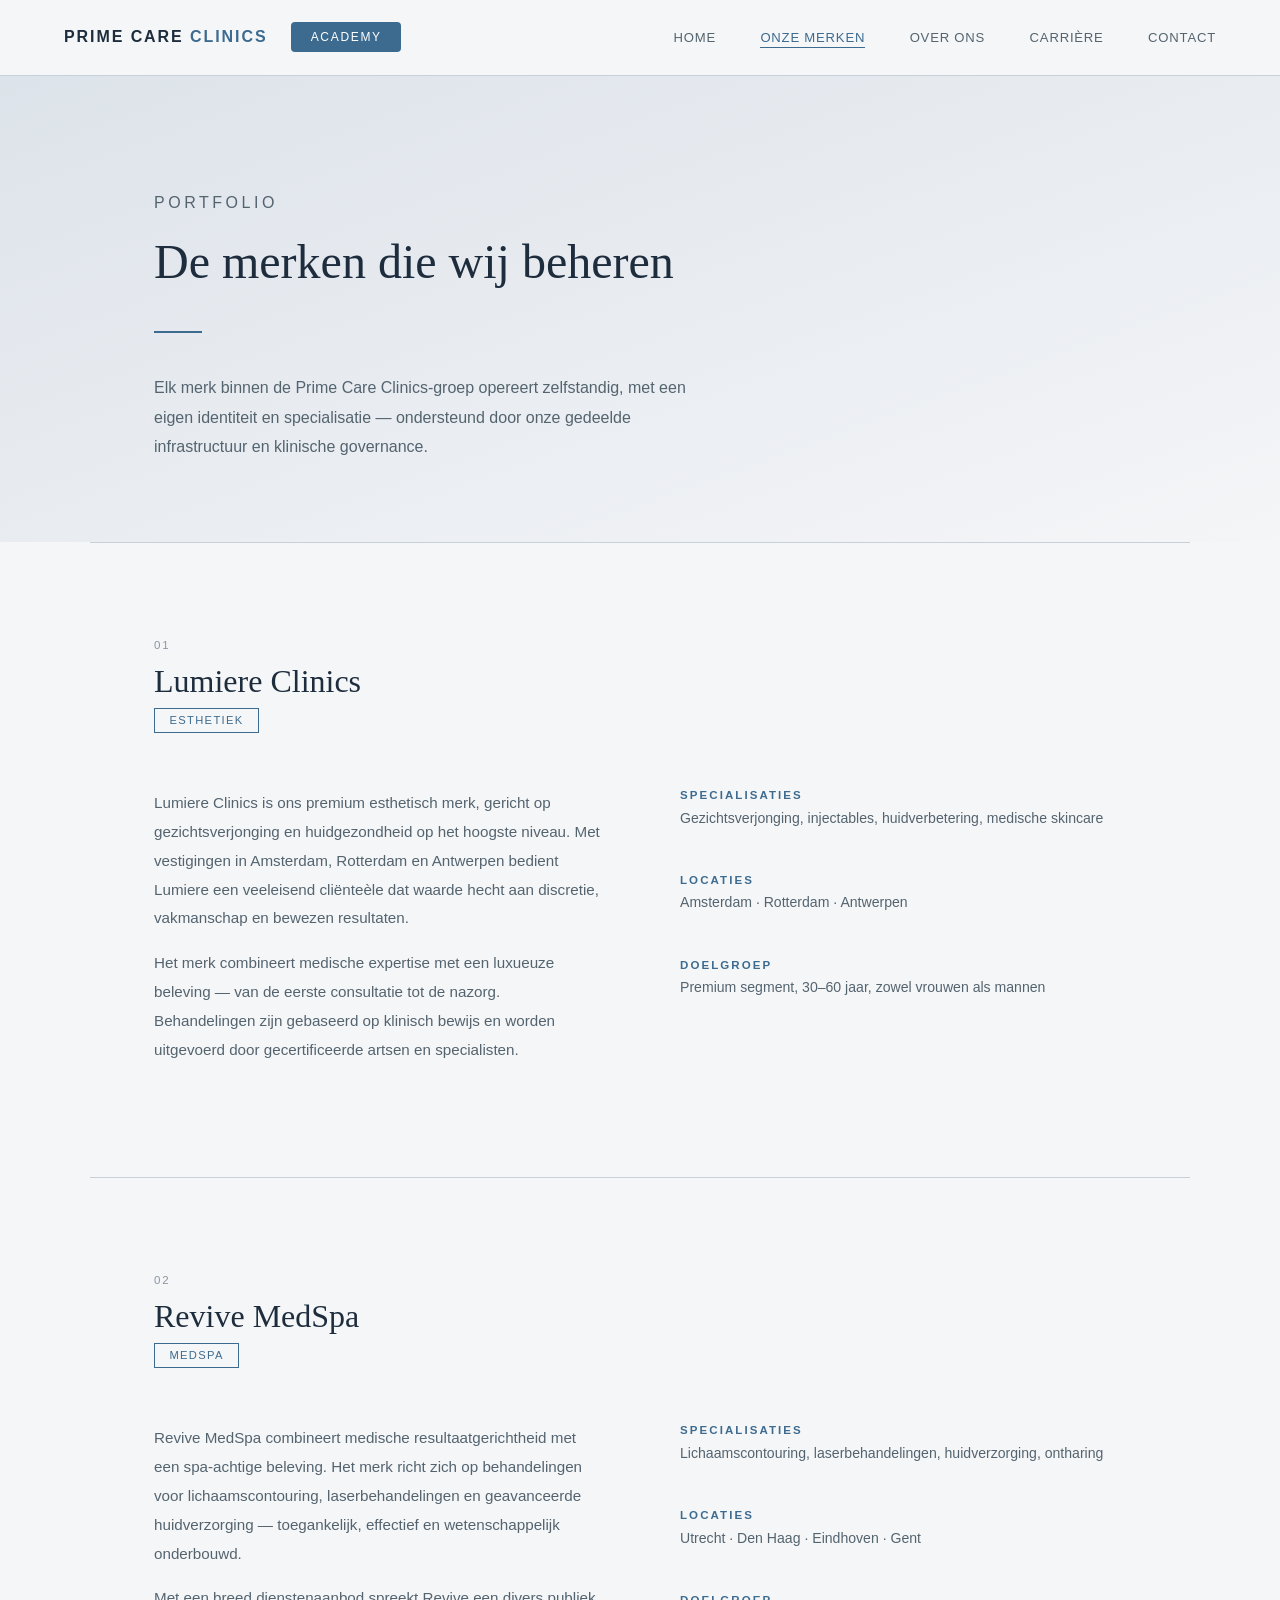
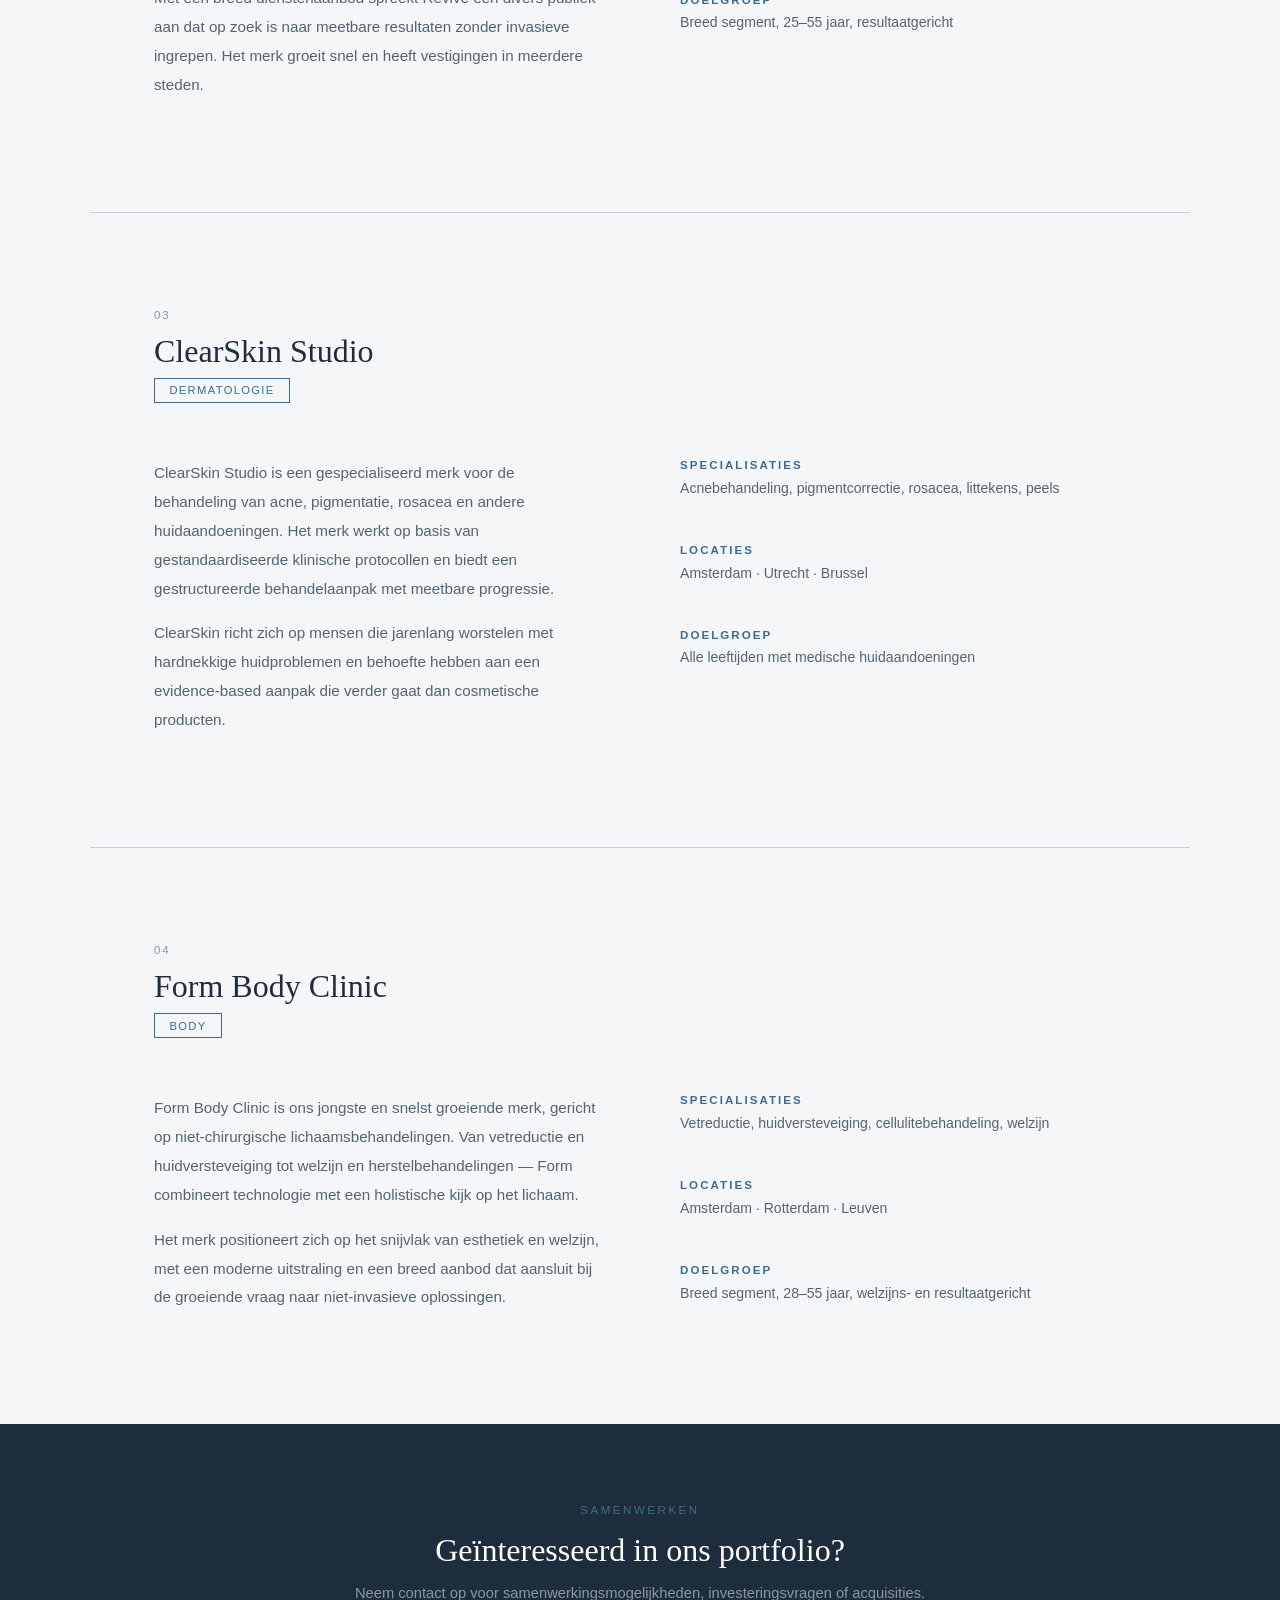
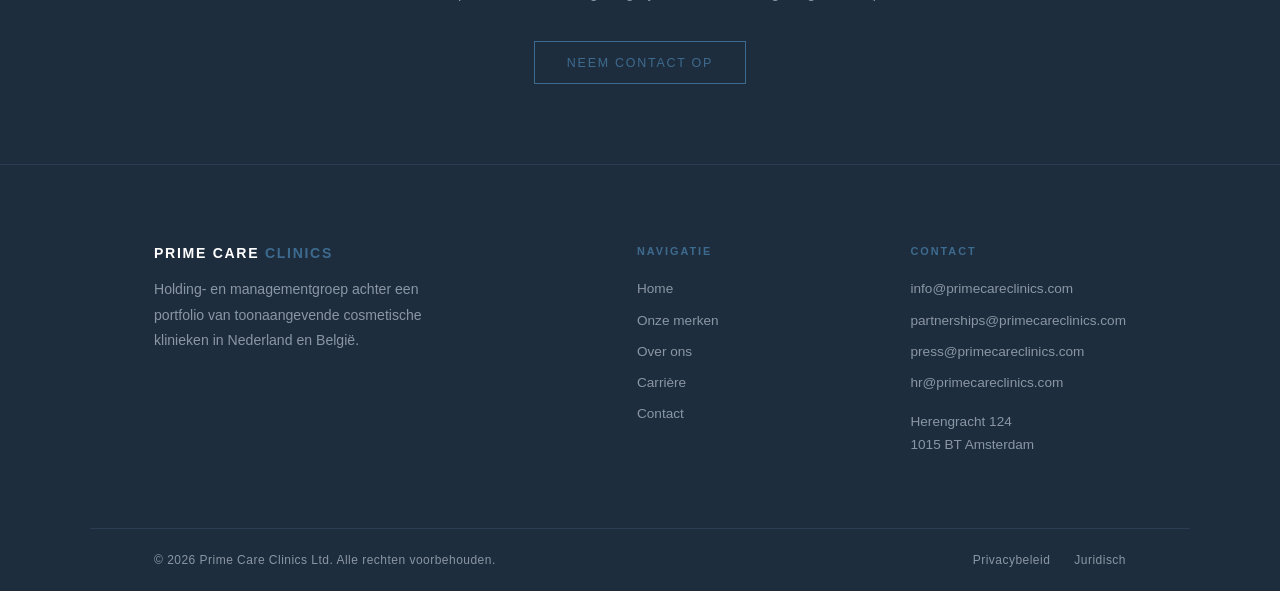
<file: merken.html>
<!DOCTYPE html>
<html lang="nl">
<head>
  <meta charset="UTF-8" />
  <meta name="viewport" content="width=device-width, initial-scale=1.0" />
  <title>Onze Merken — Prime Care Clinics</title>
  <link rel="stylesheet" href="prime.css?v=4" />
  <style>
    /* Page-specific */
    .brand-section {
      border-top: 1px solid var(--clr-border);
      padding: 6rem clamp(1.5rem, 5vw, 5rem);
      max-width: 1100px;
      margin: 0 auto;
    }

    .brand-section:first-of-type {
      border-top: none;
    }

    .brand-header {
      display: flex;
      justify-content: space-between;
      align-items: flex-start;
      margin-bottom: 3.5rem;
      flex-wrap: wrap;
      gap: 1rem;
    }

    .brand-number {
      font-size: 0.72rem;
      letter-spacing: 0.15em;
      color: var(--clr-faint);
      margin-bottom: 0.75rem;
    }

    .brand-header h2 {
      font-size: 2rem;
      font-family: 'Georgia', serif;
      font-weight: 400;
      color: var(--clr-text);
    }

    .brand-body {
      display: grid;
      grid-template-columns: 1fr 1fr;
      gap: 5rem;
      align-items: start;
    }

    .brand-body p {
      font-size: 0.95rem;
      color: var(--clr-muted);
      line-height: 1.9;
      margin-bottom: 1rem;
    }

    .brand-details {
      display: flex;
      flex-direction: column;
      gap: 1.8rem;
    }

    .detail-item h4 {
      font-size: 0.72rem;
      letter-spacing: 0.18em;
      text-transform: uppercase;
      color: var(--clr-gold);
      margin-bottom: 0.35rem;
    }

    .detail-item p {
      font-size: 0.88rem;
      color: var(--clr-muted);
      line-height: 1.6;
    }

    @media (max-width: 768px) {
      .brand-body { grid-template-columns: 1fr; gap: 2.5rem; }
    }
  </style>
</head>
<body>

  <nav>
    <div class="nav-left">
      <a href="index.html" class="logo">Prime Care <span>Clinics</span></a>
      <a href="#" class="nav-academy" target="_blank" rel="noopener">Academy</a>
    </div>
    <div class="nav-links">
      <a href="index.html">Home</a>
      <a href="merken.html" class="active">Onze merken</a>
      <a href="over-ons.html">Over ons</a>
      <a href="carriere.html">Carrière</a>
      <a href="contact.html">Contact</a>
    </div>
  </nav>

  <div class="page-hero">
    <div class="page-header">
      <p class="section-label reveal">Portfolio</p>
      <h1 class="reveal-clip reveal-delay-1">De merken die wij beheren</h1>
      <div class="hero-divider"></div>
      <p class="reveal reveal-delay-2">Elk merk binnen de Prime Care Clinics-groep opereert zelfstandig, met een eigen identiteit en specialisatie — ondersteund door onze gedeelde infrastructuur en klinische governance.</p>
    </div>
  </div>

  <!-- Lumiere -->
  <div class="brand-section reveal">
    <div class="brand-header">
      <div>
        <div class="brand-number">01</div>
        <h2>Lumiere Clinics</h2>
        <div class="brand-tag">Esthetiek</div>
      </div>
    </div>
    <div class="brand-body">
      <div>
        <p>Lumiere Clinics is ons premium esthetisch merk, gericht op gezichtsverjonging en huidgezondheid op het hoogste niveau. Met vestigingen in Amsterdam, Rotterdam en Antwerpen bedient Lumiere een veeleisend cliënteèle dat waarde hecht aan discretie, vakmanschap en bewezen resultaten.</p>
        <p>Het merk combineert medische expertise met een luxueuze beleving — van de eerste consultatie tot de nazorg. Behandelingen zijn gebaseerd op klinisch bewijs en worden uitgevoerd door gecertificeerde artsen en specialisten.</p>
      </div>
      <div class="brand-details">
        <div class="detail-item">
          <h4>Specialisaties</h4>
          <p>Gezichtsverjonging, injectables, huidverbetering, medische skincare</p>
        </div>
        <div class="detail-item">
          <h4>Locaties</h4>
          <p>Amsterdam · Rotterdam · Antwerpen</p>
        </div>
        <div class="detail-item">
          <h4>Doelgroep</h4>
          <p>Premium segment, 30–60 jaar, zowel vrouwen als mannen</p>
        </div>
      </div>
    </div>
  </div>

  <!-- Revive -->
  <div class="brand-section reveal">
    <div class="brand-header">
      <div>
        <div class="brand-number">02</div>
        <h2>Revive MedSpa</h2>
        <div class="brand-tag">MedSpa</div>
      </div>
    </div>
    <div class="brand-body">
      <div>
        <p>Revive MedSpa combineert medische resultaatgerichtheid met een spa-achtige beleving. Het merk richt zich op behandelingen voor lichaamscontouring, laserbehandelingen en geavanceerde huidverzorging — toegankelijk, effectief en wetenschappelijk onderbouwd.</p>
        <p>Met een breed dienstenaanbod spreekt Revive een divers publiek aan dat op zoek is naar meetbare resultaten zonder invasieve ingrepen. Het merk groeit snel en heeft vestigingen in meerdere steden.</p>
      </div>
      <div class="brand-details">
        <div class="detail-item">
          <h4>Specialisaties</h4>
          <p>Lichaamscontouring, laserbehandelingen, huidverzorging, ontharing</p>
        </div>
        <div class="detail-item">
          <h4>Locaties</h4>
          <p>Utrecht · Den Haag · Eindhoven · Gent</p>
        </div>
        <div class="detail-item">
          <h4>Doelgroep</h4>
          <p>Breed segment, 25–55 jaar, resultaatgericht</p>
        </div>
      </div>
    </div>
  </div>

  <!-- ClearSkin -->
  <div class="brand-section reveal">
    <div class="brand-header">
      <div>
        <div class="brand-number">03</div>
        <h2>ClearSkin Studio</h2>
        <div class="brand-tag">Dermatologie</div>
      </div>
    </div>
    <div class="brand-body">
      <div>
        <p>ClearSkin Studio is een gespecialiseerd merk voor de behandeling van acne, pigmentatie, rosacea en andere huidaandoeningen. Het merk werkt op basis van gestandaardiseerde klinische protocollen en biedt een gestructureerde behandelaanpak met meetbare progressie.</p>
        <p>ClearSkin richt zich op mensen die jarenlang worstelen met hardnekkige huidproblemen en behoefte hebben aan een evidence-based aanpak die verder gaat dan cosmetische producten.</p>
      </div>
      <div class="brand-details">
        <div class="detail-item">
          <h4>Specialisaties</h4>
          <p>Acnebehandeling, pigmentcorrectie, rosacea, littekens, peels</p>
        </div>
        <div class="detail-item">
          <h4>Locaties</h4>
          <p>Amsterdam · Utrecht · Brussel</p>
        </div>
        <div class="detail-item">
          <h4>Doelgroep</h4>
          <p>Alle leeftijden met medische huidaandoeningen</p>
        </div>
      </div>
    </div>
  </div>

  <!-- Form Body -->
  <div class="brand-section reveal">
    <div class="brand-header">
      <div>
        <div class="brand-number">04</div>
        <h2>Form Body Clinic</h2>
        <div class="brand-tag">Body</div>
      </div>
    </div>
    <div class="brand-body">
      <div>
        <p>Form Body Clinic is ons jongste en snelst groeiende merk, gericht op niet-chirurgische lichaamsbehandelingen. Van vetreductie en huidversteveiging tot welzijn en herstelbehandelingen — Form combineert technologie met een holistische kijk op het lichaam.</p>
        <p>Het merk positioneert zich op het snijvlak van esthetiek en welzijn, met een moderne uitstraling en een breed aanbod dat aansluit bij de groeiende vraag naar niet-invasieve oplossingen.</p>
      </div>
      <div class="brand-details">
        <div class="detail-item">
          <h4>Specialisaties</h4>
          <p>Vetreductie, huidversteveiging, cellulitebehandeling, welzijn</p>
        </div>
        <div class="detail-item">
          <h4>Locaties</h4>
          <p>Amsterdam · Rotterdam · Leuven</p>
        </div>
        <div class="detail-item">
          <h4>Doelgroep</h4>
          <p>Breed segment, 28–55 jaar, welzijns- en resultaatgericht</p>
        </div>
      </div>
    </div>
  </div>

  <div class="cta-band reveal">
    <p class="section-label">Samenwerken</p>
    <h2>Geïnteresseerd in ons portfolio?</h2>
    <p class="sub">Neem contact op voor samenwerkingsmogelijkheden, investeringsvragen of acquisities.</p>
    <a href="contact.html">Neem contact op</a>
  </div>

  <footer>
    <div class="footer-main">
      <div class="footer-brand">
        <div class="footer-logo">Prime Care <span>Clinics</span></div>
        <p>Holding- en managementgroep achter een portfolio van toonaangevende cosmetische klinieken in Nederland en België.</p>
      </div>
      <div class="footer-col">
        <h4>Navigatie</h4>
        <a href="index.html">Home</a>
        <a href="merken.html">Onze merken</a>
        <a href="over-ons.html">Over ons</a>
        <a href="carriere.html">Carrière</a>
        <a href="contact.html">Contact</a>
      </div>
      <div class="footer-col">
        <h4>Contact</h4>
        <a href="mailto:info@primecareclinics.com">info@primecareclinics.com</a>
        <a href="mailto:partnerships@primecareclinics.com">partnerships@primecareclinics.com</a>
        <a href="mailto:press@primecareclinics.com">press@primecareclinics.com</a>
        <a href="mailto:hr@primecareclinics.com">hr@primecareclinics.com</a>
        <p style="margin-top:1rem;">Herengracht 124<br />1015 BT Amsterdam</p>
      </div>
    </div>
    <div class="footer-bottom">
      <span>&copy; 2026 Prime Care Clinics Ltd. Alle rechten voorbehouden.</span>
      <div class="footer-bottom-links">
        <a href="#">Privacybeleid</a>
        <a href="#">Juridisch</a>
      </div>
    </div>
  </footer>

  <script src="prime.js"></script>
</body>
</html>
</file>
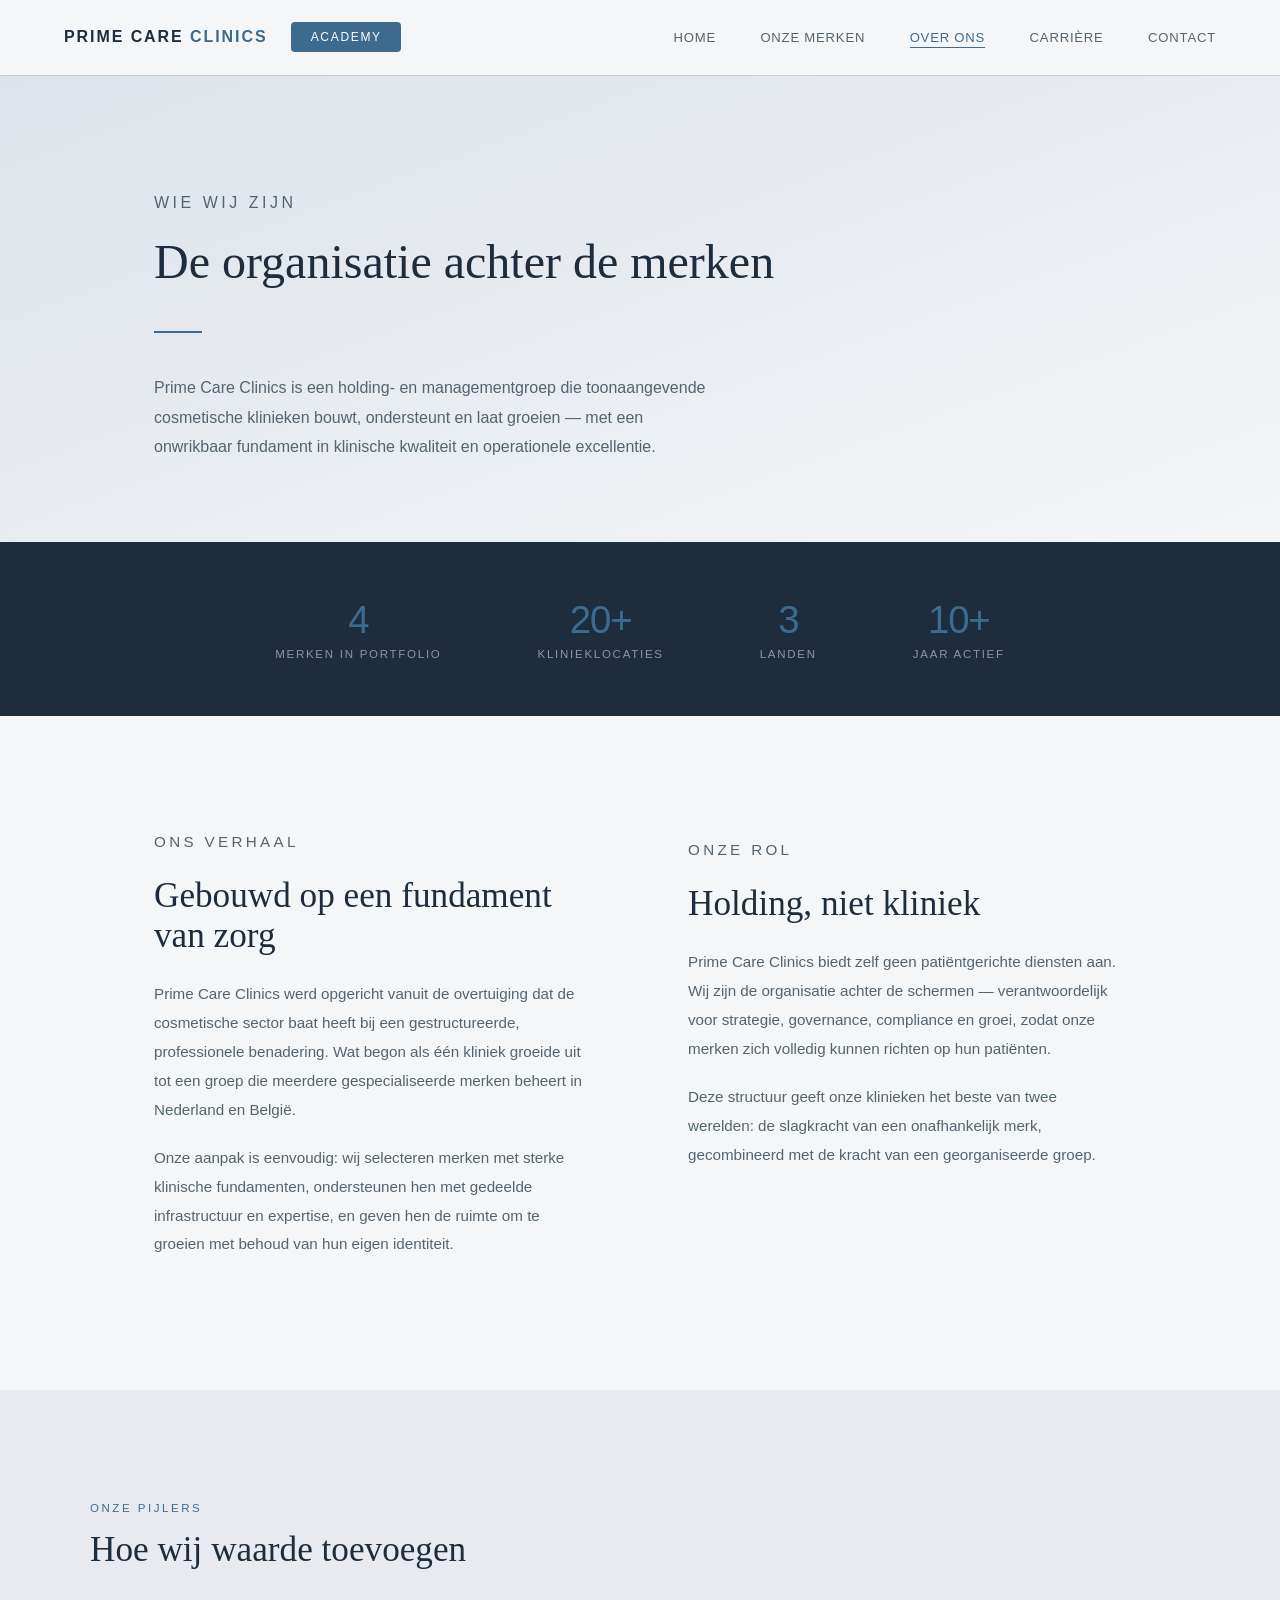
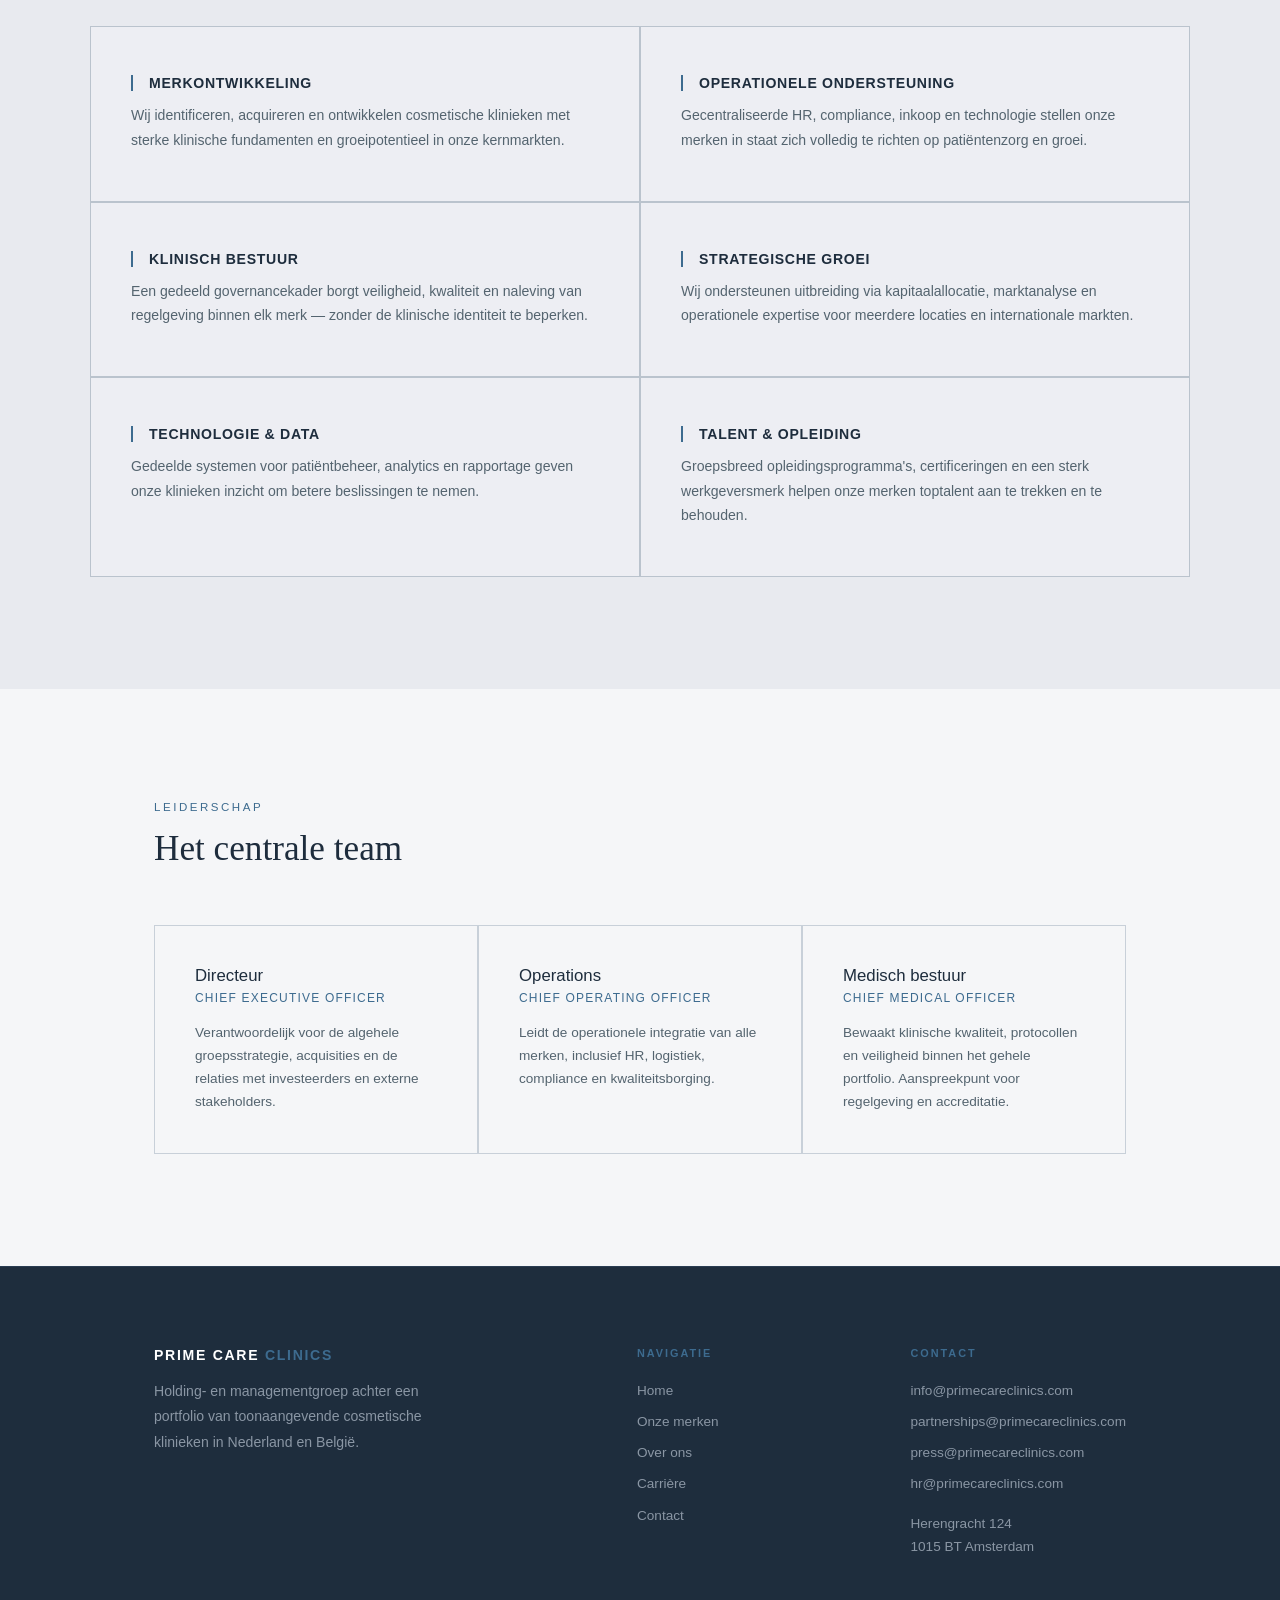
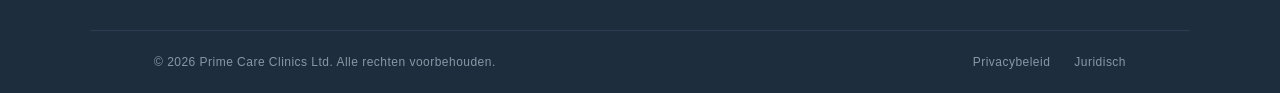
<file: over-ons.html>
<!DOCTYPE html>
<html lang="nl">
<head>
  <meta charset="UTF-8" />
  <meta name="viewport" content="width=device-width, initial-scale=1.0" />
  <title>Over Ons — Prime Care Clinics</title>
  <link rel="stylesheet" href="prime.css?v=4" />
  <style>
    /* Page-specific */
    .story {
      padding: 7rem clamp(1.5rem, 5vw, 5rem);
      max-width: 1100px;
      margin: 0 auto;
      display: grid;
      grid-template-columns: 1fr 1fr;
      gap: 6rem;
      align-items: start;
    }

    .story h2 {
      font-size: 2.2rem;
      font-family: 'Georgia', serif;
      font-weight: 400;
      margin-bottom: 1.5rem;
      color: var(--clr-text);
    }

    .story p {
      font-size: 0.95rem;
      color: var(--clr-muted);
      line-height: 1.9;
      margin-bottom: 1.2rem;
    }

    .story-right { padding-top: 0.5rem; }

    .pillars {
      background-color: var(--clr-bg-warm);
      padding: 7rem clamp(1.5rem, 5vw, 5rem);
    }

    .pillars-inner {
      max-width: 1100px;
      margin: 0 auto;
    }

    .pillars-inner h2 {
      font-size: 2.2rem;
      font-family: 'Georgia', serif;
      font-weight: 400;
      color: var(--clr-text);
      margin-bottom: 3.5rem;
    }

    .leadership {
      padding: 7rem clamp(1.5rem, 5vw, 5rem);
      max-width: 1100px;
      margin: 0 auto;
    }

    .leadership h2 {
      font-size: 2.2rem;
      font-family: 'Georgia', serif;
      font-weight: 400;
      color: var(--clr-text);
      margin-bottom: 3.5rem;
    }

    @media (max-width: 768px) {
      .story { grid-template-columns: 1fr; gap: 2rem; }
      .pillars { padding: 4rem 1.5rem; }
      .leadership { padding: 4rem 1.5rem; }
    }
  </style>
</head>
<body>

  <nav>
    <div class="nav-left">
      <a href="index.html" class="logo">Prime Care <span>Clinics</span></a>
      <a href="#" class="nav-academy" target="_blank" rel="noopener">Academy</a>
    </div>
    <div class="nav-links">
      <a href="index.html">Home</a>
      <a href="merken.html">Onze merken</a>
      <a href="over-ons.html" class="active">Over ons</a>
      <a href="carriere.html">Carrière</a>
      <a href="contact.html">Contact</a>
    </div>
  </nav>

  <div class="page-hero">
    <div class="page-header">
      <p class="section-label reveal">Wie wij zijn</p>
      <h1 class="reveal-clip reveal-delay-1">De organisatie achter de merken</h1>
      <div class="hero-divider"></div>
      <p class="reveal reveal-delay-2">Prime Care Clinics is een holding- en managementgroep die toonaangevende cosmetische klinieken bouwt, ondersteunt en laat groeien — met een onwrikbaar fundament in klinische kwaliteit en operationele excellentie.</p>
    </div>
  </div>

  <div class="stats-bar">
    <div class="stat reveal">
      <h3><span data-count="4" data-suffix="">4</span></h3>
      <p>Merken in portfolio</p>
    </div>
    <div class="stat reveal reveal-delay-1">
      <h3><span data-count="20" data-suffix="+">20+</span></h3>
      <p>Klinieklocaties</p>
    </div>
    <div class="stat reveal reveal-delay-2">
      <h3><span data-count="3" data-suffix="">3</span></h3>
      <p>Landen</p>
    </div>
    <div class="stat reveal reveal-delay-3">
      <h3><span data-count="10" data-suffix="+">10+</span></h3>
      <p>Jaar actief</p>
    </div>
  </div>

  <section class="story">
    <div class="reveal">
      <p class="section-label">Ons Verhaal</p>
      <h2>Gebouwd op een fundament van zorg</h2>
      <p>Prime Care Clinics werd opgericht vanuit de overtuiging dat de cosmetische sector baat heeft bij een gestructureerde, professionele benadering. Wat begon als één kliniek groeide uit tot een groep die meerdere gespecialiseerde merken beheert in Nederland en België.</p>
      <p>Onze aanpak is eenvoudig: wij selecteren merken met sterke klinische fundamenten, ondersteunen hen met gedeelde infrastructuur en expertise, en geven hen de ruimte om te groeien met behoud van hun eigen identiteit.</p>
    </div>
    <div class="story-right reveal reveal-delay-2">
      <p class="section-label">Onze rol</p>
      <h2>Holding, niet kliniek</h2>
      <p>Prime Care Clinics biedt zelf geen patiëntgerichte diensten aan. Wij zijn de organisatie achter de schermen — verantwoordelijk voor strategie, governance, compliance en groei, zodat onze merken zich volledig kunnen richten op hun patiënten.</p>
      <p>Deze structuur geeft onze klinieken het beste van twee werelden: de slagkracht van een onafhankelijk merk, gecombineerd met de kracht van een georganiseerde groep.</p>
    </div>
  </section>

  <section class="pillars">
    <div class="pillars-inner">
      <p class="section-label reveal">Onze pijlers</p>
      <h2 class="reveal reveal-delay-1">Hoe wij waarde toevoegen</h2>
      <div class="pillars-grid">
        <div class="pillar-card reveal">
          <h4>Merkontwikkeling</h4>
          <p>Wij identificeren, acquireren en ontwikkelen cosmetische klinieken met sterke klinische fundamenten en groeipotentieel in onze kernmarkten.</p>
        </div>
        <div class="pillar-card reveal reveal-delay-1">
          <h4>Operationele ondersteuning</h4>
          <p>Gecentraliseerde HR, compliance, inkoop en technologie stellen onze merken in staat zich volledig te richten op patiëntenzorg en groei.</p>
        </div>
        <div class="pillar-card reveal reveal-delay-2">
          <h4>Klinisch bestuur</h4>
          <p>Een gedeeld governancekader borgt veiligheid, kwaliteit en naleving van regelgeving binnen elk merk — zonder de klinische identiteit te beperken.</p>
        </div>
        <div class="pillar-card reveal reveal-delay-3">
          <h4>Strategische groei</h4>
          <p>Wij ondersteunen uitbreiding via kapitaalallocatie, marktanalyse en operationele expertise voor meerdere locaties en internationale markten.</p>
        </div>
        <div class="pillar-card reveal reveal-delay-4">
          <h4>Technologie &amp; data</h4>
          <p>Gedeelde systemen voor patiëntbeheer, analytics en rapportage geven onze klinieken inzicht om betere beslissingen te nemen.</p>
        </div>
        <div class="pillar-card reveal reveal-delay-5">
          <h4>Talent &amp; opleiding</h4>
          <p>Groepsbreed opleidingsprogramma's, certificeringen en een sterk werkgeversmerk helpen onze merken toptalent aan te trekken en te behouden.</p>
        </div>
      </div>
    </div>
  </section>

  <section class="leadership">
    <p class="section-label reveal">Leiderschap</p>
    <h2 class="reveal reveal-delay-1">Het centrale team</h2>
    <div class="team-grid">
      <div class="team-card reveal">
        <h3>Directeur</h3>
        <div class="role">Chief Executive Officer</div>
        <p>Verantwoordelijk voor de algehele groepsstrategie, acquisities en de relaties met investeerders en externe stakeholders.</p>
      </div>
      <div class="team-card reveal reveal-delay-1">
        <h3>Operations</h3>
        <div class="role">Chief Operating Officer</div>
        <p>Leidt de operationele integratie van alle merken, inclusief HR, logistiek, compliance en kwaliteitsborging.</p>
      </div>
      <div class="team-card reveal reveal-delay-2">
        <h3>Medisch bestuur</h3>
        <div class="role">Chief Medical Officer</div>
        <p>Bewaakt klinische kwaliteit, protocollen en veiligheid binnen het gehele portfolio. Aanspreekpunt voor regelgeving en accreditatie.</p>
      </div>
    </div>
  </section>

  <footer>
    <div class="footer-main">
      <div class="footer-brand">
        <div class="footer-logo">Prime Care <span>Clinics</span></div>
        <p>Holding- en managementgroep achter een portfolio van toonaangevende cosmetische klinieken in Nederland en België.</p>
      </div>
      <div class="footer-col">
        <h4>Navigatie</h4>
        <a href="index.html">Home</a>
        <a href="merken.html">Onze merken</a>
        <a href="over-ons.html">Over ons</a>
        <a href="carriere.html">Carrière</a>
        <a href="contact.html">Contact</a>
      </div>
      <div class="footer-col">
        <h4>Contact</h4>
        <a href="mailto:info@primecareclinics.com">info@primecareclinics.com</a>
        <a href="mailto:partnerships@primecareclinics.com">partnerships@primecareclinics.com</a>
        <a href="mailto:press@primecareclinics.com">press@primecareclinics.com</a>
        <a href="mailto:hr@primecareclinics.com">hr@primecareclinics.com</a>
        <p style="margin-top:1rem;">Herengracht 124<br />1015 BT Amsterdam</p>
      </div>
    </div>
    <div class="footer-bottom">
      <span>&copy; 2026 Prime Care Clinics Ltd. Alle rechten voorbehouden.</span>
      <div class="footer-bottom-links">
        <a href="#">Privacybeleid</a>
        <a href="#">Juridisch</a>
      </div>
    </div>
  </footer>

  <script src="prime.js"></script>
</body>
</html>
</file>
<file: prime.css>
/* ============================================================
   Prime Care Clinics — Shared Stylesheet
   prime.css
   ============================================================ */

/* ------------------------------------------------------------
   1. Design Tokens
   ------------------------------------------------------------ */
:root {
  --clr-bg:          #f5f6f8;
  --clr-bg-warm:     #e8eaef;
  --clr-bg-warm-alt: #edeef3;
  --clr-dark:        #1e2d3d;
  --clr-text:        #1e2d3d;
  --clr-muted:       #54646f;
  --clr-faint:       #8a96a4;
  --clr-gold:        #3d6b8f;
  --clr-border:      #c8d0d9;
  --clr-border-warm: #bac3cd;

  --ease-out:    cubic-bezier(0.22, 1, 0.36, 1);
  --ease-in-out: cubic-bezier(0.65, 0, 0.35, 1);

  --dur-fast:  180ms;
  --dur-base:  300ms;
  --dur-slow:  560ms;
  --dur-crawl: 900ms;
}

/* ------------------------------------------------------------
   2. Reset + Base
   ------------------------------------------------------------ */
* {
  margin: 0;
  padding: 0;
  box-sizing: border-box;
}

html {
  scroll-behavior: smooth;
}

body {
  font-family: -apple-system, BlinkMacSystemFont, 'Segoe UI', Helvetica, Arial, sans-serif;
  color: var(--clr-text);
  background-color: var(--clr-bg);
  animation: page-fade-in var(--dur-slow) var(--ease-out) both;
}


@keyframes page-fade-in {
  from { opacity: 0; }
  to   { opacity: 1; }
}

/* ------------------------------------------------------------
   3. Navigation
   ------------------------------------------------------------ */
nav {
  display: flex;
  justify-content: space-between;
  align-items: center;
  padding: 1.4rem clamp(1.5rem, 5vw, 5rem);
  background-color: var(--clr-bg);
  border-bottom: 1px solid var(--clr-border);
  position: sticky;
  top: 0;
  z-index: 100;
  transition: box-shadow var(--dur-base) var(--ease-out),
              background-color var(--dur-base) var(--ease-out);
}

nav.scrolled {
  box-shadow: 0 1px 24px rgba(30, 45, 61, 0.08);
  backdrop-filter: blur(12px);
  -webkit-backdrop-filter: blur(12px);
  background-color: rgba(255, 255, 255, 0.88);
}

.logo {
  font-size: 1rem;
  font-weight: 600;
  letter-spacing: 0.12em;
  text-transform: uppercase;
  color: var(--clr-text);
  text-decoration: none;
}

.logo span {
  color: var(--clr-gold);
}

.nav-left {
  display: flex;
  align-items: center;
  gap: 1.5rem;
}

.nav-links a {
  position: relative;
  text-decoration: none;
  color: var(--clr-muted);
  margin-left: 2.5rem;
  font-size: 0.82rem;
  letter-spacing: 0.06em;
  text-transform: uppercase;
  transition: color var(--dur-fast) var(--ease-out);
}

.nav-links a::after {
  content: '';
  position: absolute;
  bottom: -3px;
  left: 0;
  width: 0;
  height: 1px;
  background-color: var(--clr-gold);
  transition: width var(--dur-base) var(--ease-out);
}

.nav-links a:hover {
  color: var(--clr-text);
}

.nav-links a:hover::after,
.nav-links a.active::after {
  width: 100%;
}

.nav-links a.active {
  color: var(--clr-gold);
}

.nav-academy {
  display: inline-block;
  font-size: 0.75rem;
  letter-spacing: 0.14em;
  text-transform: uppercase;
  color: #fff;
  background-color: var(--clr-gold);
  padding: 0.5rem 1.2rem;
  border-radius: 4px;
  text-decoration: none;
  transition: background-color var(--dur-base) var(--ease-out),
              transform var(--dur-fast) var(--ease-out),
              box-shadow var(--dur-base) var(--ease-out);
}

.nav-academy:hover {
  background-color: var(--clr-dark);
  transform: translateY(-1px);
  box-shadow: 0 4px 12px rgba(30, 45, 61, 0.18);
}

/* ------------------------------------------------------------
   4. Shared Section Components
   ------------------------------------------------------------ */
.section-label {
  display: block;
  font-size: 0.72rem;
  letter-spacing: 0.22em;
  text-transform: uppercase;
  color: var(--clr-gold);
  margin-bottom: 1rem;
}

.hero-divider {
  width: 0;
  height: 2px;
  background-color: var(--clr-gold);
  margin: 2.5rem 0;
  animation: divider-grow var(--dur-crawl) var(--ease-out) 400ms forwards;
}

@keyframes divider-grow {
  to { width: 48px; }
}

.brand-tag {
  display: inline-block;
  font-size: 0.7rem;
  letter-spacing: 0.12em;
  text-transform: uppercase;
  color: var(--clr-gold);
  border: 1px solid var(--clr-gold);
  padding: 0.35rem 0.9rem;
  margin-top: 0.5rem;
}

/* Page header shared */
.page-hero {
  background: linear-gradient(160deg, #dde3ea 0%, #f5f6f8 52%);
  background-size: 200% 200%;
  animation: hero-gradient-shift 12s ease-in-out infinite;
}

.page-header {
  padding: 7rem clamp(1.5rem, 5vw, 5rem) 5rem;
  max-width: 1100px;
  margin: 0 auto;
}

.page-header h1 {
  font-size: 3rem;
  font-family: 'Georgia', serif;
  font-weight: 400;
  line-height: 1.2;
  max-width: 660px;
  color: var(--clr-text);
}

.page-header p {
  font-size: 1rem;
  color: var(--clr-muted);
  max-width: 560px;
  line-height: 1.85;
}

/* Stats bar */
.stats-bar {
  background-color: var(--clr-dark);
  padding: 3.5rem clamp(1.5rem, 5vw, 5rem);
  display: flex;
  justify-content: center;
  gap: 6rem;
  flex-wrap: wrap;
}

.stat {
  text-align: center;
}

.stat h3 {
  font-size: 2.4rem;
  font-weight: 300;
  color: #fff;
  letter-spacing: -0.03em;
  font-variant-numeric: tabular-nums;
}

.stat h3 span {
  color: var(--clr-gold);
}

.stat p {
  font-size: 0.72rem;
  color: #8a96a4;
  letter-spacing: 0.15em;
  text-transform: uppercase;
  margin-top: 0.4rem;
}

/* CTA dark band */
.cta-band {
  background-color: var(--clr-dark);
  padding: 5rem clamp(1.5rem, 5vw, 5rem);
  text-align: center;
}

.cta-band h2 {
  font-size: 2rem;
  font-family: 'Georgia', serif;
  font-weight: 400;
  color: #fff;
  margin-bottom: 1rem;
}

.cta-band p.sub {
  font-size: 0.92rem;
  color: var(--clr-faint);
  margin-bottom: 2.5rem;
}

.cta-band a,
.open-sollicitatie a {
  display: inline-block;
  font-size: 0.78rem;
  letter-spacing: 0.14em;
  text-transform: uppercase;
  color: var(--clr-gold);
  border: 1px solid var(--clr-gold);
  padding: 0.85rem 2rem;
  text-decoration: none;
  transition: background-color var(--dur-base) var(--ease-out),
              color var(--dur-base) var(--ease-out);
}

.cta-band a:hover,
.open-sollicitatie a:hover {
  background-color: var(--clr-gold);
  color: #fff;
}

/* ------------------------------------------------------------
   5. Cards — Hover Lift + Bottom Sweep
   ------------------------------------------------------------ */
.brand-card,
.team-card,
.pillar-card {
  position: relative;
  overflow: hidden;
  transition: transform var(--dur-base) var(--ease-out),
              box-shadow var(--dur-base) var(--ease-out);
}

.brand-card::after,
.team-card::after,
.pillar-card::after {
  content: '';
  position: absolute;
  bottom: 0;
  left: 0;
  width: 0;
  height: 2px;
  background: var(--clr-gold);
  transition: width 0.45s var(--ease-out);
}

.brand-card:hover::after,
.team-card:hover::after,
.pillar-card:hover::after {
  width: 100%;
}

.brand-card:hover,
.team-card:hover,
.pillar-card:hover {
  transform: translateY(-3px);
  box-shadow: 0 8px 32px rgba(30, 45, 61, 0.10);
  z-index: 1;
}

/* Brand grid — use cell borders instead of gap trick */
.brand-grid {
  display: grid;
  grid-template-columns: repeat(3, 1fr);
  background-color: transparent;
}

.brand-card {
  background: var(--clr-bg);
  padding: 3rem 2.5rem;
  border: 1px solid var(--clr-border);
}

.brand-card-number {
  font-size: 0.72rem;
  letter-spacing: 0.15em;
  color: var(--clr-faint);
  margin-bottom: 1.5rem;
}

.brand-card h3 {
  font-size: 1.2rem;
  font-weight: 500;
  margin-bottom: 0.75rem;
  color: var(--clr-text);
}

.brand-card p {
  font-size: 0.88rem;
  color: var(--clr-muted);
  line-height: 1.7;
}

/* Pillar cards */
.pillars-grid {
  display: grid;
  grid-template-columns: repeat(2, 1fr);
  background-color: transparent;
}

.pillar-card {
  background-color: var(--clr-bg-warm-alt);
  padding: 3rem 2.5rem;
  border: 1px solid var(--clr-border-warm);
}

.pillar-card h4 {
  font-size: 0.88rem;
  font-weight: 600;
  letter-spacing: 0.05em;
  text-transform: uppercase;
  color: var(--clr-text);
  margin-bottom: 0.75rem;
  border-left: 2px solid var(--clr-gold);
  padding-left: 1rem;
}

.pillar-card p {
  font-size: 0.88rem;
  color: var(--clr-muted);
  line-height: 1.75;
}

/* Team grid */
.team-grid {
  display: grid;
  grid-template-columns: repeat(3, 1fr);
  background-color: transparent;
}

.team-card {
  background-color: var(--clr-bg);
  padding: 2.5rem;
  border: 1px solid var(--clr-border);
}

.team-card h3 {
  font-size: 1.05rem;
  font-weight: 500;
  color: var(--clr-text);
  margin-bottom: 0.3rem;
}

.team-card .role {
  font-size: 0.75rem;
  letter-spacing: 0.1em;
  text-transform: uppercase;
  color: var(--clr-gold);
  margin-bottom: 1rem;
}

.team-card p {
  font-size: 0.85rem;
  color: var(--clr-muted);
  line-height: 1.7;
}

/* ------------------------------------------------------------
   6. Pillar (index.html left-border style)
   ------------------------------------------------------------ */
.pillar {
  border-left: 2px solid var(--clr-border);
  padding-left: 1.5rem;
  transition: border-color var(--dur-base) var(--ease-out);
}

.pillar:hover {
  border-left-color: var(--clr-gold);
}

.pillar h4 {
  font-size: 0.88rem;
  font-weight: 600;
  letter-spacing: 0.05em;
  text-transform: uppercase;
  margin-bottom: 0.4rem;
  color: var(--clr-text);
}

.pillar p {
  font-size: 0.88rem;
  color: var(--clr-muted);
  line-height: 1.6;
}

/* ------------------------------------------------------------
   7. Vacature list items
   ------------------------------------------------------------ */
.vacature-apply {
  font-size: 0.72rem;
  letter-spacing: 0.14em;
  text-transform: uppercase;
  color: var(--clr-gold);
  border: 1px solid var(--clr-gold);
  padding: 0.55rem 1.2rem;
  text-decoration: none;
  white-space: nowrap;
  transition: background-color var(--dur-base) var(--ease-out),
              color var(--dur-base) var(--ease-out);
}

.vacature-apply:hover {
  background-color: var(--clr-gold);
  color: #fff;
}

.vacature-item {
  display: flex;
  justify-content: space-between;
  align-items: center;
  padding: 2rem 1rem;
  margin: 0 -1rem;
  border-bottom: 1px solid var(--clr-border);
  gap: 2rem;
  flex-wrap: wrap;
  transition: background-color var(--dur-base) var(--ease-out);
}

.vacature-item:hover {
  background-color: rgba(232, 234, 239, 0.6);
}

/* ------------------------------------------------------------
   8. Footer
   ------------------------------------------------------------ */
footer {
  background-color: var(--clr-dark);
  border-top: 1px solid #2a3d52;
}

.footer-main {
  display: grid;
  grid-template-columns: 2fr 1fr 1fr;
  gap: 4rem;
  padding: 5rem clamp(1.5rem, 5vw, 5rem) 4rem;
  max-width: 1100px;
  margin: 0 auto;
}

.footer-brand p {
  font-size: 0.88rem;
  color: var(--clr-faint);
  line-height: 1.8;
  margin-top: 1rem;
  max-width: 300px;
}

.footer-logo {
  font-size: 0.88rem;
  font-weight: 600;
  letter-spacing: 0.12em;
  text-transform: uppercase;
  color: #fff;
}

.footer-logo span {
  color: var(--clr-gold);
}

.footer-col h4 {
  font-size: 0.68rem;
  letter-spacing: 0.18em;
  text-transform: uppercase;
  color: var(--clr-gold);
  margin-bottom: 1.25rem;
}

.footer-col a,
.footer-col p {
  display: block;
  font-size: 0.85rem;
  color: var(--clr-faint);
  text-decoration: none;
  line-height: 1.7;
  margin-bottom: 0.5rem;
  transition: color var(--dur-fast) var(--ease-out);
}

.footer-col a:hover {
  color: #fff;
}

.footer-bottom {
  border-top: 1px solid #2a3d52;
  padding: 1.5rem clamp(1.5rem, 5vw, 5rem);
  max-width: 1100px;
  margin: 0 auto;
  display: flex;
  justify-content: space-between;
  align-items: center;
  flex-wrap: wrap;
  gap: 0.75rem;
}

.footer-bottom span {
  font-size: 0.75rem;
  color: var(--clr-faint);
  letter-spacing: 0.04em;
}

.footer-bottom-links {
  display: flex;
  gap: 1.5rem;
}

.footer-bottom-links a {
  font-size: 0.75rem;
  color: var(--clr-faint);
  text-decoration: none;
  letter-spacing: 0.04em;
  transition: color var(--dur-fast) var(--ease-out);
}

.footer-bottom-links a:hover {
  color: #fff;
}

/* ------------------------------------------------------------
   9. Scroll Reveal
   ------------------------------------------------------------ */
.reveal {
  opacity: 0;
  transform: translateY(22px);
  transition: opacity var(--dur-slow) var(--ease-out),
              transform var(--dur-slow) var(--ease-out);
}

.reveal.is-visible {
  opacity: 1;
  transform: translateY(0);
}

/* Heading reveal — more dramatic lift than standard .reveal */
.reveal-clip {
  opacity: 0;
  transform: translateY(44px);
  transition: opacity 1s var(--ease-out),
              transform 1s var(--ease-out);
}

.reveal-clip.is-visible {
  opacity: 1;
  transform: translateY(0);
}

.reveal-delay-1  { transition-delay: 80ms; }
.reveal-delay-2  { transition-delay: 160ms; }
.reveal-delay-3  { transition-delay: 240ms; }
.reveal-delay-4  { transition-delay: 320ms; }
.reveal-delay-5  { transition-delay: 400ms; }
.reveal-delay-6  { transition-delay: 480ms; }

/* ------------------------------------------------------------
   9b. Marquee Strip
   ------------------------------------------------------------ */
.marquee-strip {
  overflow: hidden;
  padding: 1.1rem 0;
  background-color: var(--clr-dark);
  border-top: 1px solid #2a3d52;
  border-bottom: 1px solid #2a3d52;
}

.marquee-track {
  display: flex;
  white-space: nowrap;
  animation: marquee-scroll 36s linear infinite;
}

.marquee-track:hover {
  animation-play-state: paused;
}

.marquee-track span {
  font-size: 0.68rem;
  letter-spacing: 0.2em;
  text-transform: uppercase;
  color: #7a8c9e;
  padding: 0 2.2rem;
}

.marquee-sep {
  color: var(--clr-gold) !important;
  padding: 0 0.5rem !important;
  letter-spacing: 0 !important;
}

@keyframes marquee-scroll {
  from { transform: translateX(0); }
  to   { transform: translateX(-50%); }
}

/* ------------------------------------------------------------
   10. Responsive
   ------------------------------------------------------------ */
@media (max-width: 768px) {
  nav {
    padding: 1.2rem 1.5rem;
  }

  .nav-links {
    display: none;
  }

  .page-header h1 {
    font-size: 2.2rem;
  }

  .stats-bar {
    gap: 3rem;
  }

  .brand-grid {
    grid-template-columns: 1fr;
  }

  .pillars-grid {
    grid-template-columns: 1fr;
  }

  .team-grid {
    grid-template-columns: 1fr;
  }

  .footer-main {
    grid-template-columns: 1fr;
    gap: 2.5rem;
    padding: 3rem 1.5rem 2.5rem;
  }

  .footer-bottom {
    flex-direction: column;
    text-align: center;
    gap: 0.5rem;
  }

  .vacature-item {
    flex-direction: column;
    align-items: flex-start;
  }
}
</file>
